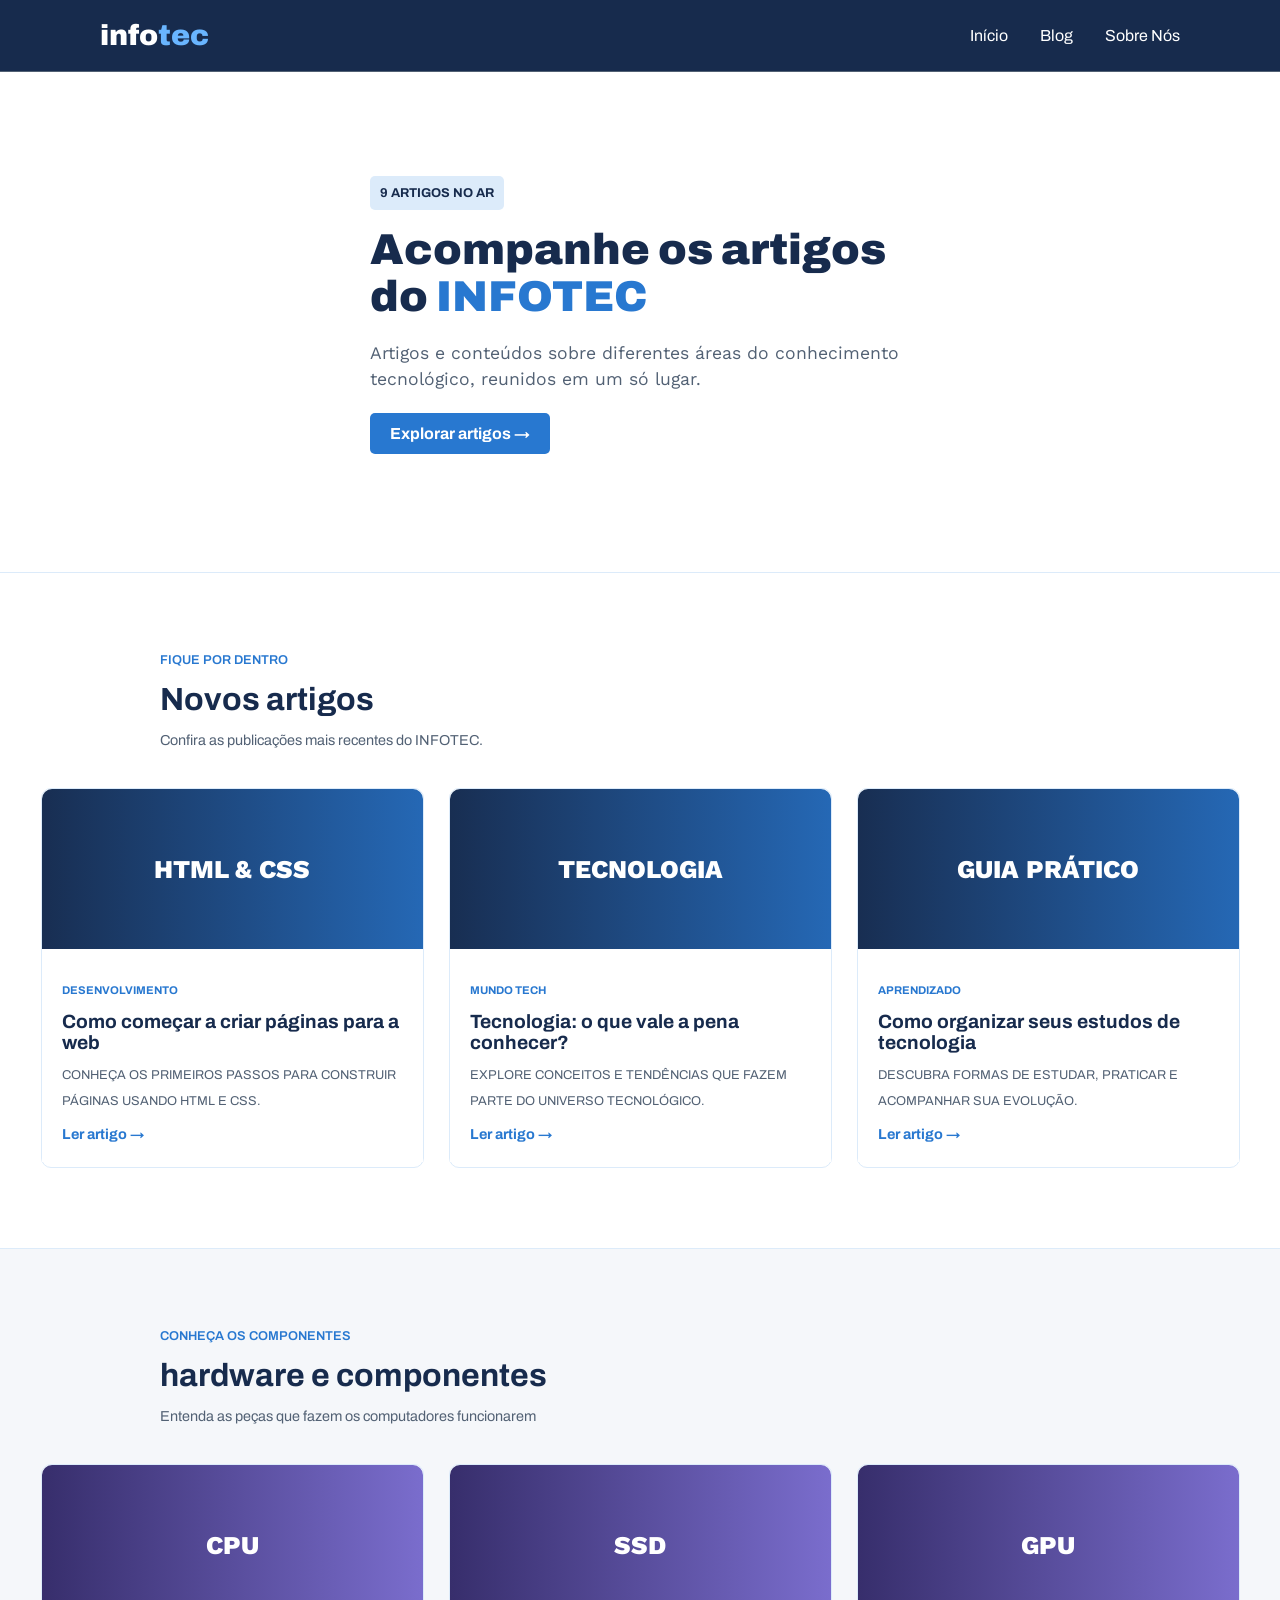
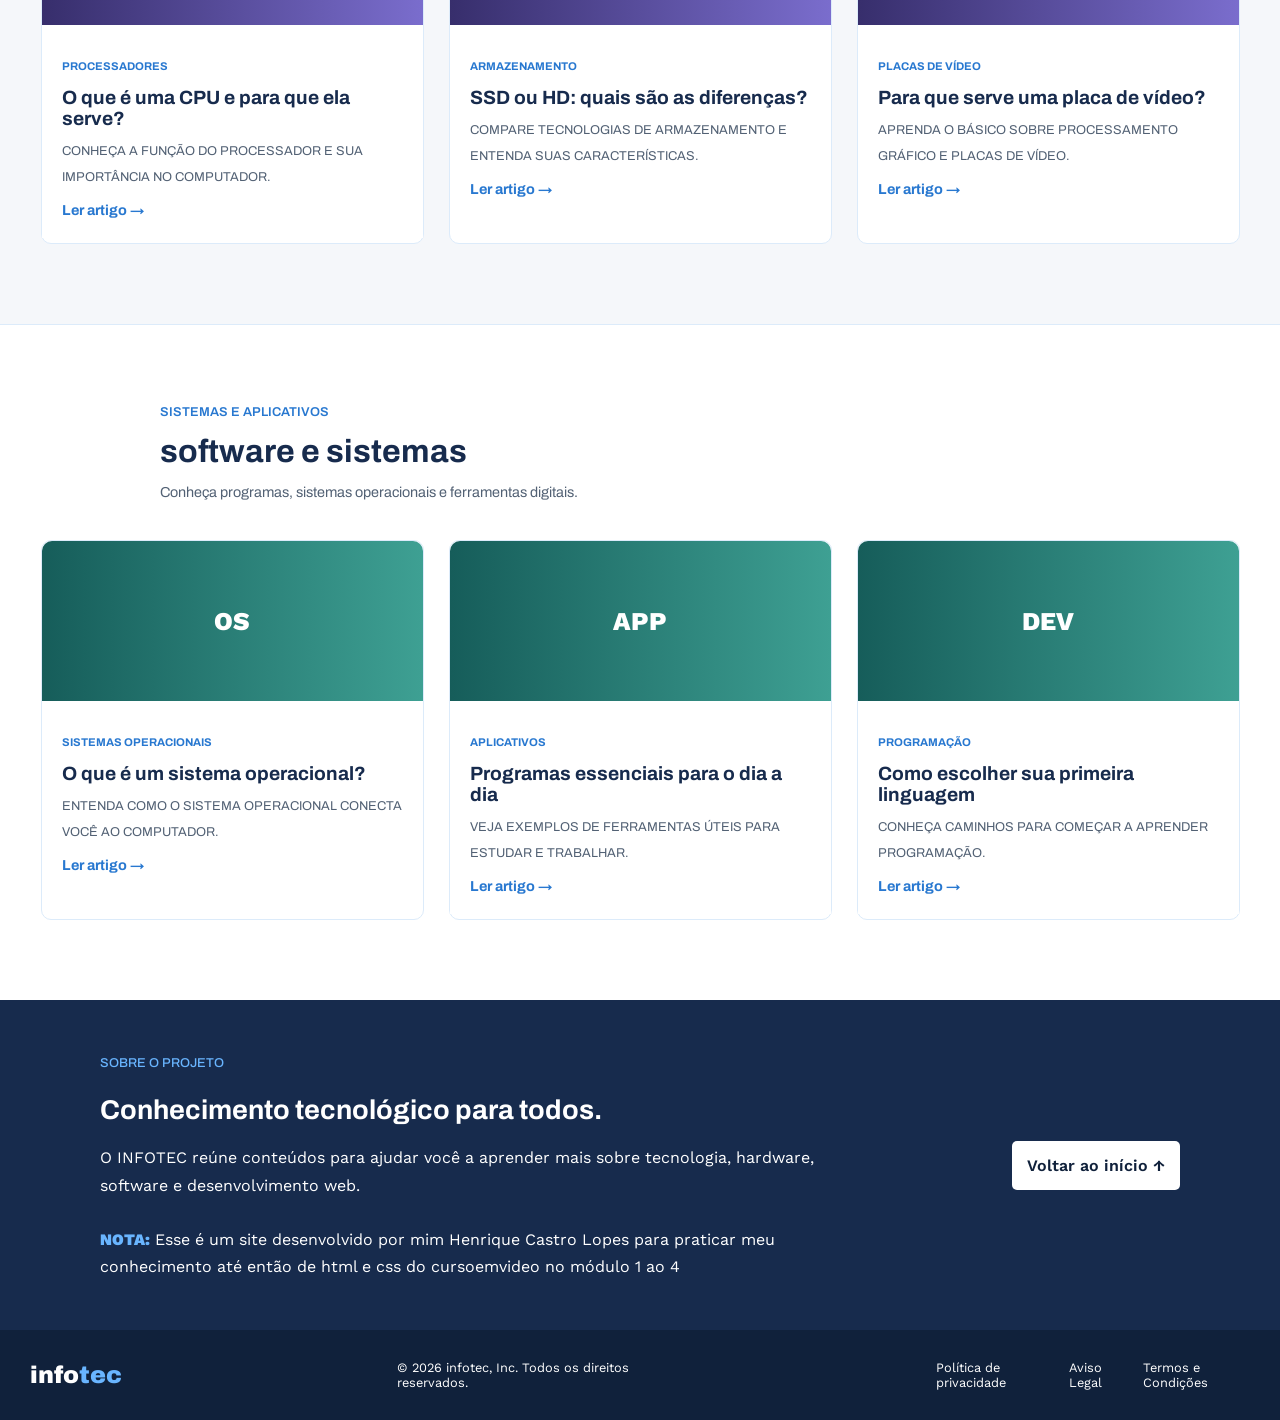
<file: index.html>
<!DOCTYPE html>
<html lang="en">
<head>
    <meta charset="UTF-8">
    <meta name="viewport" content="width=device-width, initial-scale=1.0">
    <title> INFOTEC </title>
    <link rel="stylesheet" href="estilo/style.css">
</head>
<body>
    
<header id="topo">
    <h1 class="infotec">info<span>tec</span></h1>
    
    <nav id="navegacao">
        <a href="#inicio">início</a>
        <a href="#blog">blog</a>
        <a href="#sobre">sobre nós</a>
    </nav>
</header>

 <main id="inicio">
    
        <section class="normal">

            <div class="apresentacao">

                <a href="">9 artigos no ar</a>
                <h2>Acompanhe os artigos do <span>INFOTEC</span></h2>
                
                <p>Artigos e conteúdos sobre diferentes áreas do conhecimento tecnológico, reunidos em um só lugar.</p>
                <a href="" id="explorar">Explorar artigos &rightarrow;</a>

            </div>

            <section class="container-artigo" id="blog">

                <p>fique por dentro</p>
            
                <h3>Novos artigos</h3>

                <p id="confira">Confira as publicações mais recentes do INFOTEC.</p>
        
                <div class="conteudo-triplo">

                    <article>

                        <div class="fundo_artigo">
                            <h4>html & css</h4>
                        </div>
                        
                        <div class="desc-artigo">
                            <p class="titulo">DESENVOLVIMENTO</p>
                            <a href="paginas blogs/web/web.html" target="_blank" id="link">Como começar a criar páginas para a web</a>
                            <p>Conheça os primeiros passos para construir páginas usando HTML e CSS.</p>
                            <a href="paginas blogs/web/web.html" target="_blank">Ler artigo &rightarrow;</a>
                        </div>

                    </article>

                    <article>

                        <div class="fundo_artigo">
                            <h4>tecnologia</h4>
                        </div>
                        
                        <div class="desc-artigo">
                            <p class="titulo">MUNDO TECH</p>
                            <a href="paginas blogs/tec/tec.html" target="_blank" id="link">Tecnologia: o que vale a pena conhecer?</a>
                            <p>Explore conceitos e tendências que fazem parte do universo tecnológico.</p>
                            <a href="paginas blogs/tec/tec.html" target="_blank">Ler artigo &rightarrow;</a>
                        </div>

                    </article>

                    <article>

                        <div class="fundo_artigo">
                            <h4>guia prático</h4>
                        </div>
                        
                        <div class="desc-artigo">
                            <p class="titulo">APRENDIZADO</p>
                            <a href="paginas blogs/guia/guia.html" target="_blank" id="link">Como organizar seus estudos de tecnologia</a>
                            <p>Descubra formas de estudar, praticar e acompanhar sua evolução.</p>
                            <a href="paginas blogs/guia/guia.html" target="_blank">Ler artigo &rightarrow;</a>
                        </div>

                    </article>

                </div>

            </section>

        </section>
     
        <section class="normal">

            <section class="container-artigo" id="azulsuave">

                <p>CONHEÇA OS COMPONENTES</p>

                <h3>hardware e componentes</h3>

                <p id="confira">Entenda as peças que fazem os computadores funcionarem</p>

                <div class="conteudo-triplo">

                    <article>

                        <div class="fundo_artigo" id="fundo2">
                            <h4>cpu</h4>
                        </div>
                        
                        <div class="desc-artigo">
                            <p class="titulo">PROCESSADORES</p>
                            <a href="paginas blogs/cpu/cpu.html" target="_blank" id="link">O que é uma CPU e para que ela serve?</a>
                            <p>Conheça a função do processador e sua importância no computador.</p>
                            <a href="paginas blogs/cpu/cpu.html" target="_blank">Ler artigo &rightarrow;</a>
                        </div>

                    </article>

                    <article>

                        <div class="fundo_artigo" id="fundo2">
                            <h4>ssd</h4>
                        </div>
                        
                        <div class="desc-artigo">
                            <p class="titulo">ARMAZENAMENTO</p>
                            <a href="paginas blogs/ssd/ssd.html" target="_blank" id="link">SSD ou HD: quais são as diferenças?</a>
                            <p>Compare tecnologias de armazenamento e entenda suas características.</p>
                            <a href="paginas blogs/ssd/" target="_blank">Ler artigo &rightarrow;</a>
                        </div>

                    </article>

                    <article>

                        <div class="fundo_artigo"id="fundo2">
                            <h4>gpu</h4>
                        </div>
                        
                        <div class="desc-artigo">
                            <p class="titulo">PLACAS DE VÍDEO</p>
                            <a href="paginas blogs/gpu/gpu.html" target="_blank" id="link">Para que serve uma placa de vídeo?</a>
                            <p>Aprenda o básico sobre processamento gráfico e placas de vídeo.</p>
                            <a href="paginas blogs/gpu/gpu.html" target="_blank">Ler artigo &rightarrow;</a>
                        </div>

                    </article>

                </div>

            </section>

        </section>
     
        <section class="normal">

        <section class="container-artigo">

            <p>SISTEMAS E APLICATIVOS</p>

            <h3>software e sistemas</h3>

            <p id="confira">Conheça programas, sistemas operacionais e ferramentas digitais.</p>
         
            <div class="conteudo-triplo">
                <article>

                    <div class="fundo_artigo"id="fundo3">
                        <h4>os</h4>
                    </div>
                    
                    <div class="desc-artigo">
                        <p class="titulo">SISTEMAS OPERACIONAIS</p>
                        <a href="paginas blogs/os/os.html" target="_blank" id="link">O que é um sistema operacional?</a>
                        <p>Entenda como o sistema operacional conecta você ao computador.</p>
                        <a href="paginas blogs/os/os.html" target="_blank">Ler artigo &rightarrow;</a>
                    </div>

                </article>

                <article>

                    <div class="fundo_artigo"id="fundo3">
                        <h4>app</h4>
                    </div>
                    
                    <div class="desc-artigo">
                        <p class="titulo">APLICATIVOS</p>
                        <a href="paginas blogs/app/app.html" target="_blank" id="link">Programas essenciais para o dia a dia</a>
                        <p>Veja exemplos de ferramentas úteis para estudar e trabalhar.</p>
                        <a href="paginas blogs/app/app.html" target="_blank">Ler artigo &rightarrow;</a>
                    </div>

                </article>

                <article>

                    <div class="fundo_artigo"id="fundo3">
                        <h4>dev</h4>
                    </div>
                    
                    <div class="desc-artigo">
                        <p class="titulo">PROGRAMAÇÃO</p>
                        <a href="paginas blogs/dev/dev.html" target="_blank" id="link">Como escolher sua primeira linguagem</a>
                        <p>Conheça caminhos para começar a aprender programação.</p>
                        <a href="paginas blogs/dev/dev.html" target="_blank">Ler artigo &rightarrow;</a>
                    </div>

                </article>
            </div>
         </section>

     </section>

     <aside id="sobre">

        <div>

            <p id="sobre">sobre o projeto</p>
            <h4>Conhecimento tecnológico para todos.</h4>
            <p>O INFOTEC reúne conteúdos para ajudar você a aprender mais sobre tecnologia, hardware, software e desenvolvimento web.</p>
            <br>
            <p><span>Nota:</span> Esse é um site desenvolvido por mim Henrique Castro Lopes para praticar meu conhecimento até então de html e css do cursoemvideo no módulo 1 ao 4</p>

        </div>

        <a href="#inicio">Voltar ao início &uparrow;</a>

     </aside>

 </main>

<footer>

    <h4>info<span>tec</span></h4>

    <p>© 2026 infotec, Inc. Todos os direitos reservados.</p>
    
    <nav id="termos">
        <a href="">Política de privacidade</a>
        <a href="">Aviso Legal</a>
        <a href="">Termos e Condições</a>
    </nav>
    
</footer>

</body>
</html>
</file>
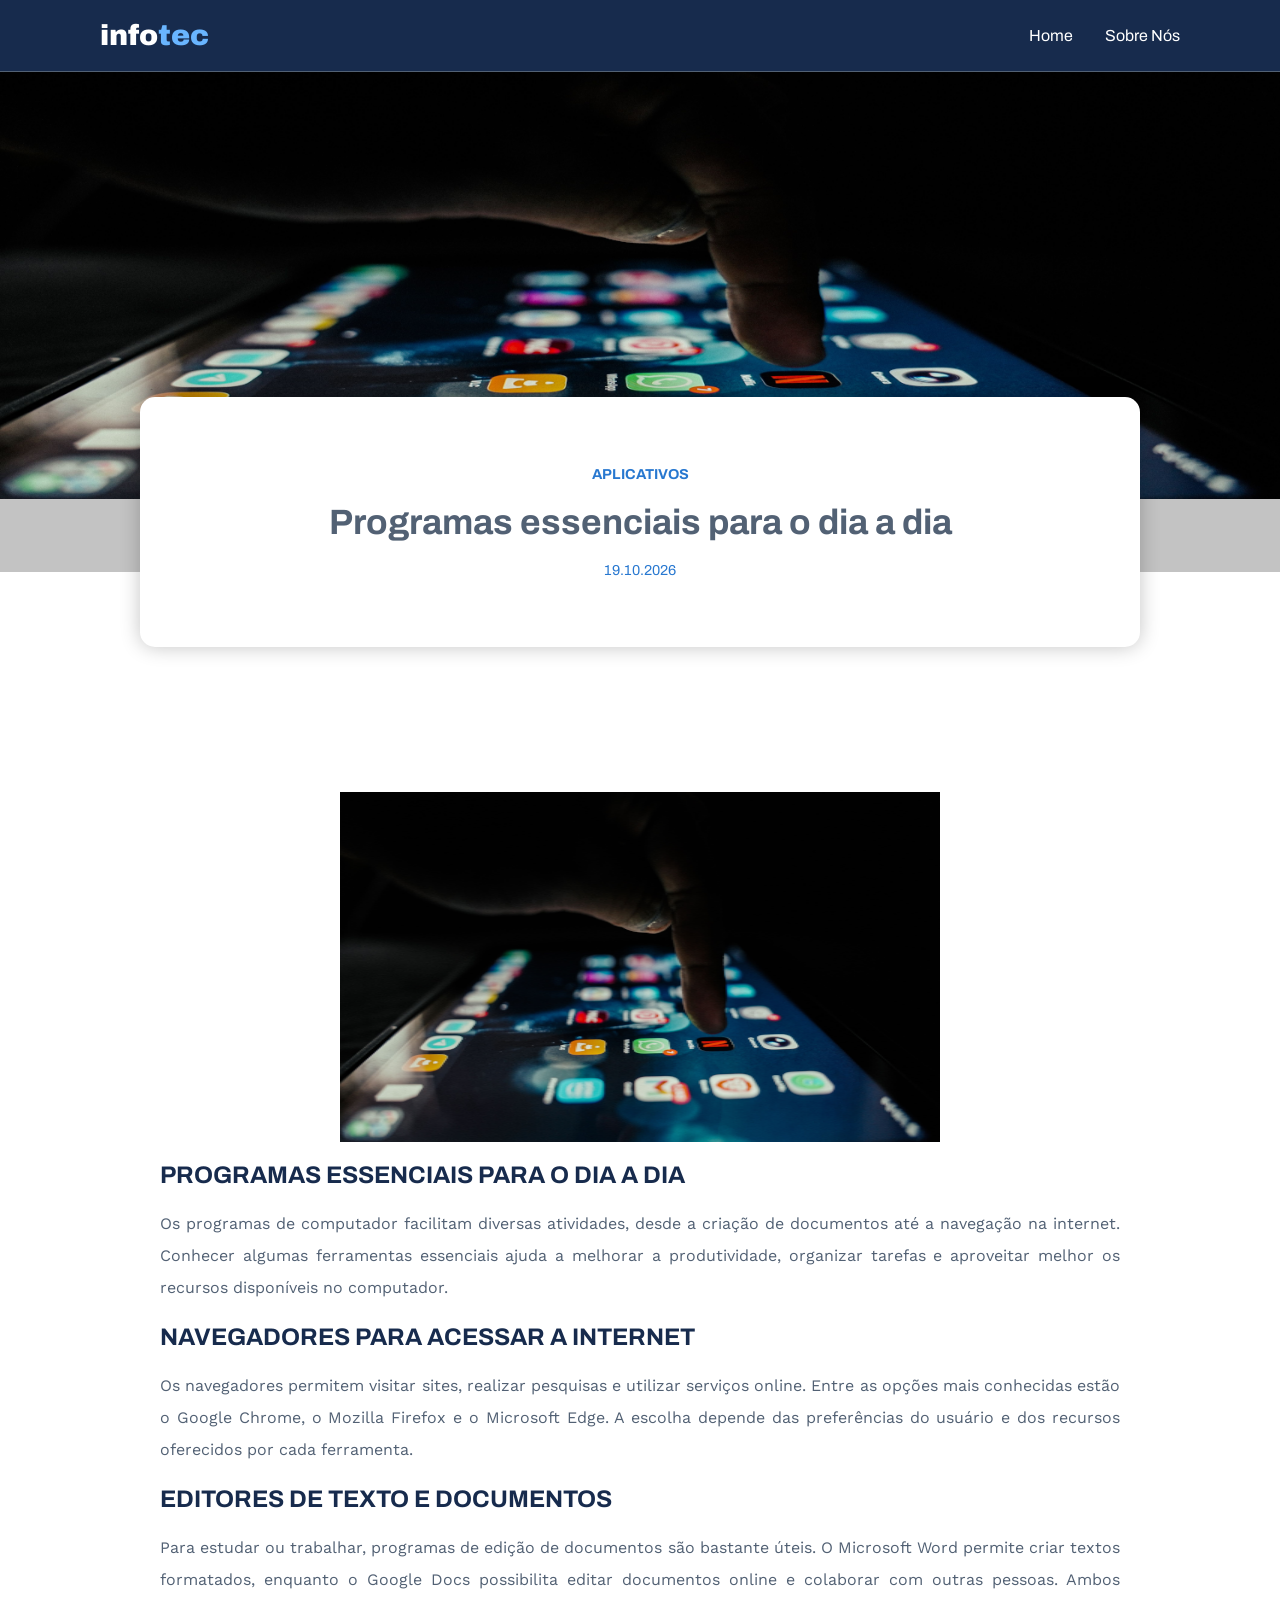
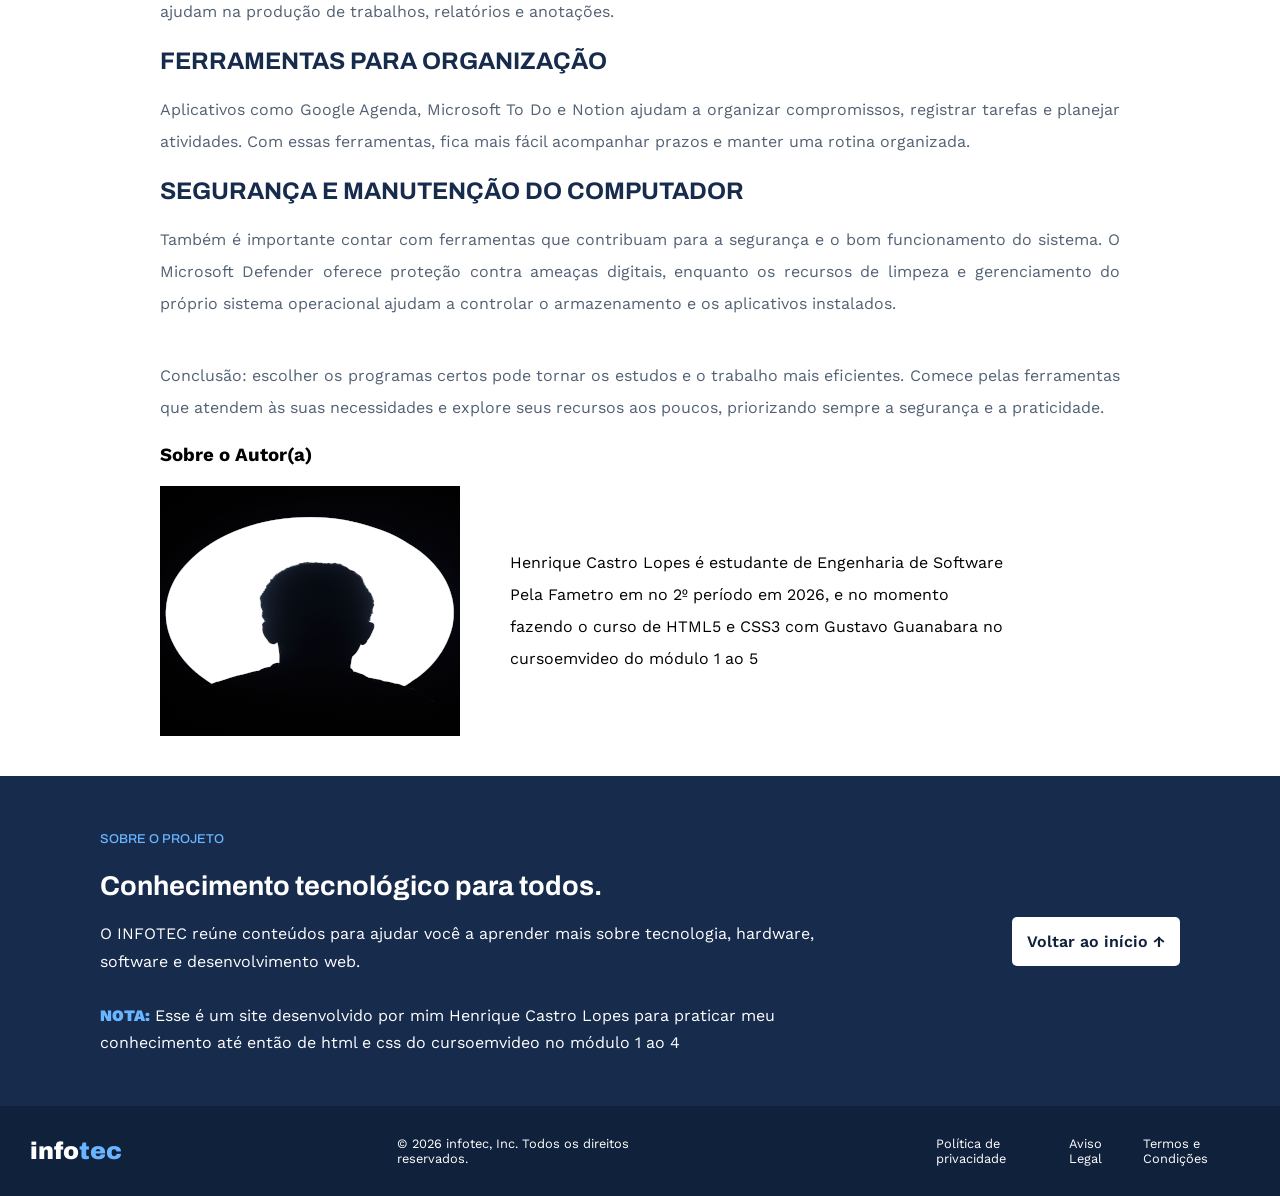
<file: paginas blogs/app/app.html>
<!DOCTYPE html>
<html lang="pt-br">
<head>
    <meta charset="UTF-8">
    <meta name="viewport" content="width=device-width, initial-scale=1.0">
    <title>Programas essenciais para o dia a dia</title>
    <link rel="stylesheet" href="../../estilo/blog.css">
    <link rel="stylesheet" href="../../estilo/style.css">
</head>
<body>

<header id="topo">
    <h1 class="infotec">info<span>tec</span></h1>

    <nav id="navegacao">
        <a href="../../index.html">Home</a>
        <a href="#sobre">sobre nós</a>
    </nav>
</header>

<main id="inicio">

    <section class="banner-blog">

            <img src="imagens/app-blog/app-banner.png" alt="banner do artigo sobre o apps">

            <article id="web">
                <div>
                    <p class="area">APLICATIVOS</p>
                    <h1>Programas essenciais para o dia a dia</h1>
                    <p class="data-blog">19.10.2026</p>
                </div>
            </article>

    </section>

    <section class="secao-artigo">
        <article>
                <img src="imagens/app-registro/app-registro.png" alt="registro simulado do artigo programas">
                <h2>Programas essenciais para o dia a dia</h2>
                <p>Os programas de computador facilitam diversas atividades, desde a criação de documentos até a navegação na internet. Conhecer algumas ferramentas essenciais ajuda a melhorar a produtividade, organizar tarefas e aproveitar melhor os recursos disponíveis no computador.</p>
                <h2>Navegadores para acessar a internet</h2>
                <p>Os navegadores permitem visitar sites, realizar pesquisas e utilizar serviços online. Entre as opções mais conhecidas estão o Google Chrome, o Mozilla Firefox e o Microsoft Edge. A escolha depende das preferências do usuário e dos recursos oferecidos por cada ferramenta.</p>
                <h2>Editores de texto e documentos</h2>
                <p>Para estudar ou trabalhar, programas de edição de documentos são bastante úteis. O Microsoft Word permite criar textos formatados, enquanto o Google Docs possibilita editar documentos online e colaborar com outras pessoas. Ambos ajudam na produção de trabalhos, relatórios e anotações.</p>
                <h2>Ferramentas para organização</h2>
                <p>Aplicativos como Google Agenda, Microsoft To Do e Notion ajudam a organizar compromissos, registrar tarefas e planejar atividades. Com essas ferramentas, fica mais fácil acompanhar prazos e manter uma rotina organizada.</p>
                <h2>Segurança e manutenção do computador</h2>
                <p>Também é importante contar com ferramentas que contribuam para a segurança e o bom funcionamento do sistema. O Microsoft Defender oferece proteção contra ameaças digitais, enquanto os recursos de limpeza e gerenciamento do próprio sistema operacional ajudam a controlar o armazenamento e os aplicativos instalados.</p>
                <p>Conclusão: escolher os programas certos pode tornar os estudos e o trabalho mais eficientes. Comece pelas ferramentas que atendem às suas necessidades e explore seus recursos aos poucos, priorizando sempre a segurança e a praticidade.</p>
            </article>
            <section class="web-autor">
                            <h3>Sobre o Autor(a)</h3>
                            <article>
                                <div class="img-autor">
        
                                </div>
                                <div class="web-desc">
                                    <p>Henrique Castro Lopes é estudante de Engenharia de Software Pela Fametro em no 2º período em 2026, e no momento fazendo o curso de HTML5 e CSS3 com Gustavo Guanabara no cursoemvideo do módulo 1 ao 5 </p>
                                </div>
                            </article>
                        </section>
                    </section>
    </section>
        
                <aside id="sobre">
                    <div>
                        <p id="sobre">sobre o projeto</p>
                        <h4>Conhecimento tecnológico para todos.</h4>
                        <p>O INFOTEC reúne conteúdos para ajudar você a aprender mais sobre tecnologia, hardware, software e desenvolvimento web.</p>
                        <br>
                        <p><span>Nota:</span> Esse é um site desenvolvido por mim Henrique Castro Lopes para praticar meu conhecimento até então de html e css do cursoemvideo no módulo 1 ao 4</p>
                    </div>
                    <a href="#inicio">Voltar ao início &uparrow;</a>
                 </aside>
            </section>
    </section>
</main>

<footer>

    <h4>info<span>tec</span></h4>

    <p>© 2026 infotec, Inc. Todos os direitos reservados.</p>
    
    <nav id="termos">
        <a href="">Política de privacidade</a>
        <a href="">Aviso Legal</a>
        <a href="">Termos e Condições</a>
    </nav>
    
</footer>
</body>
</html>
</file>
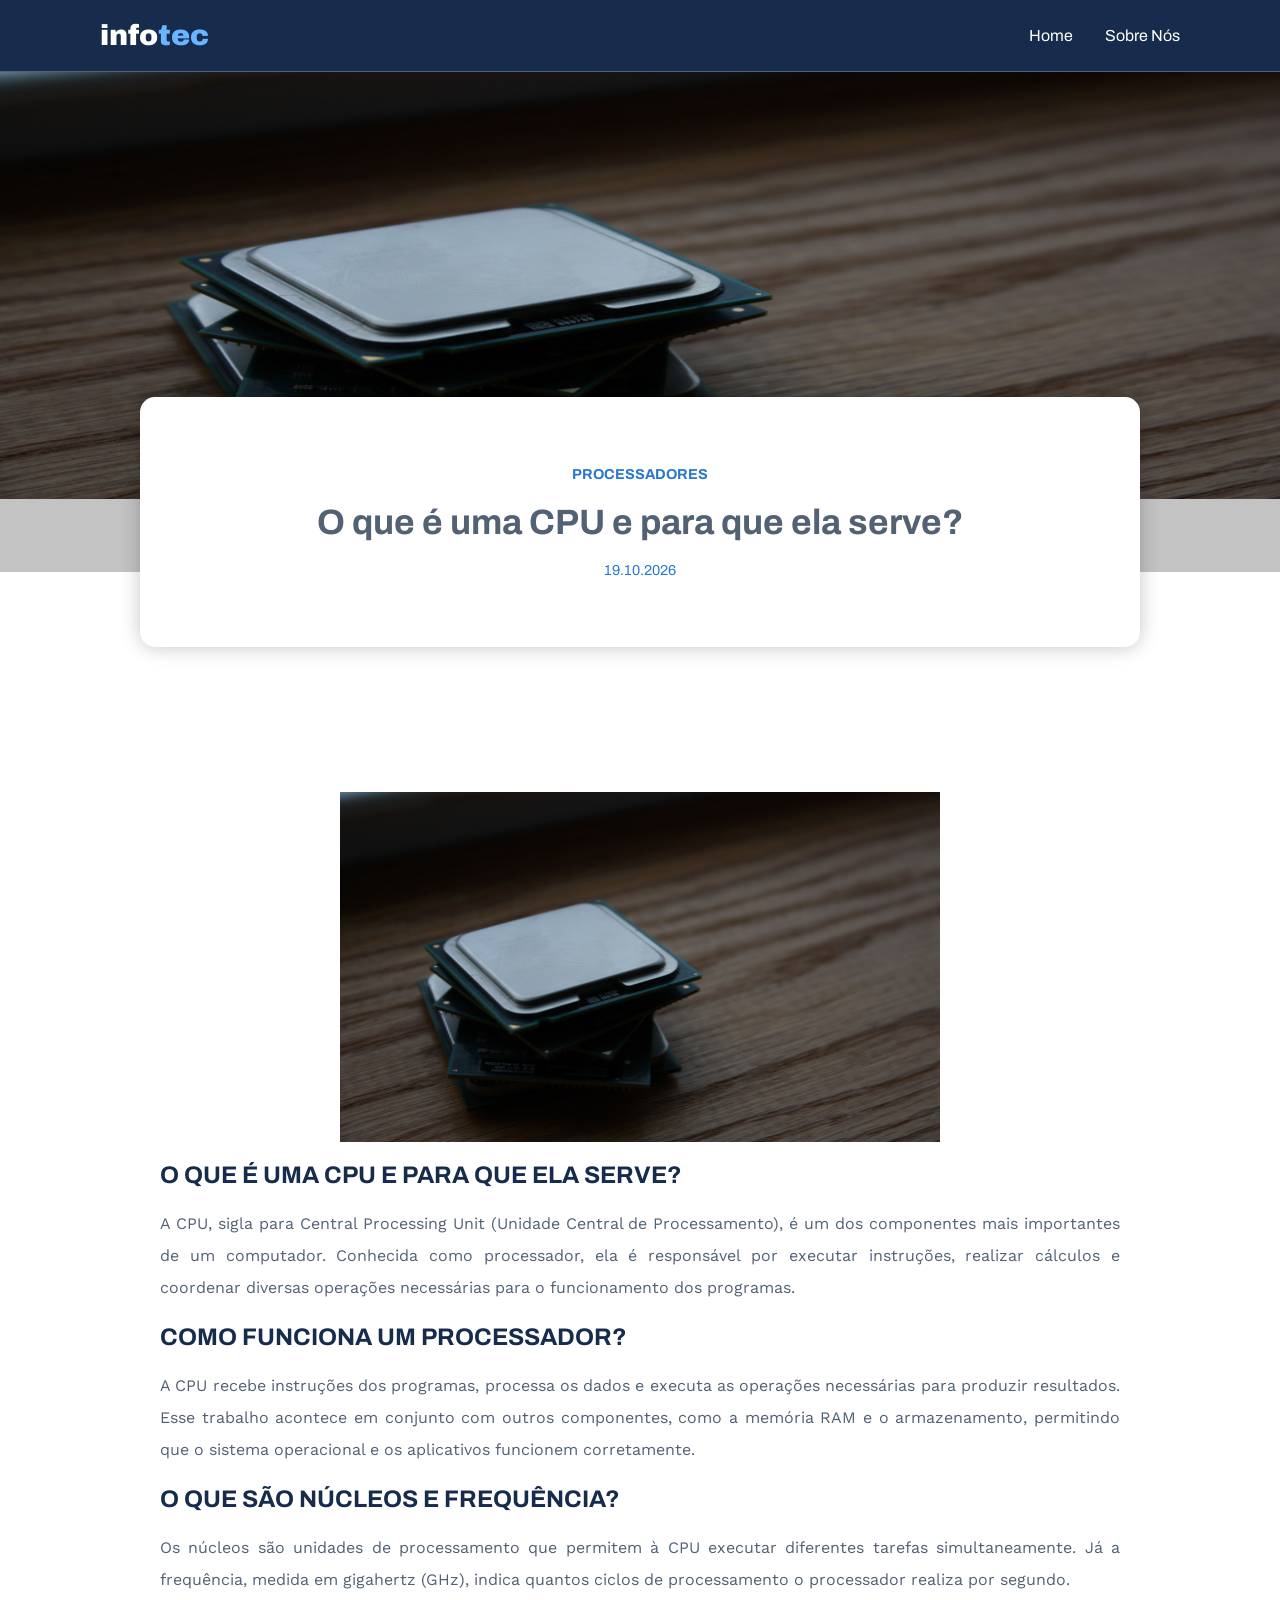
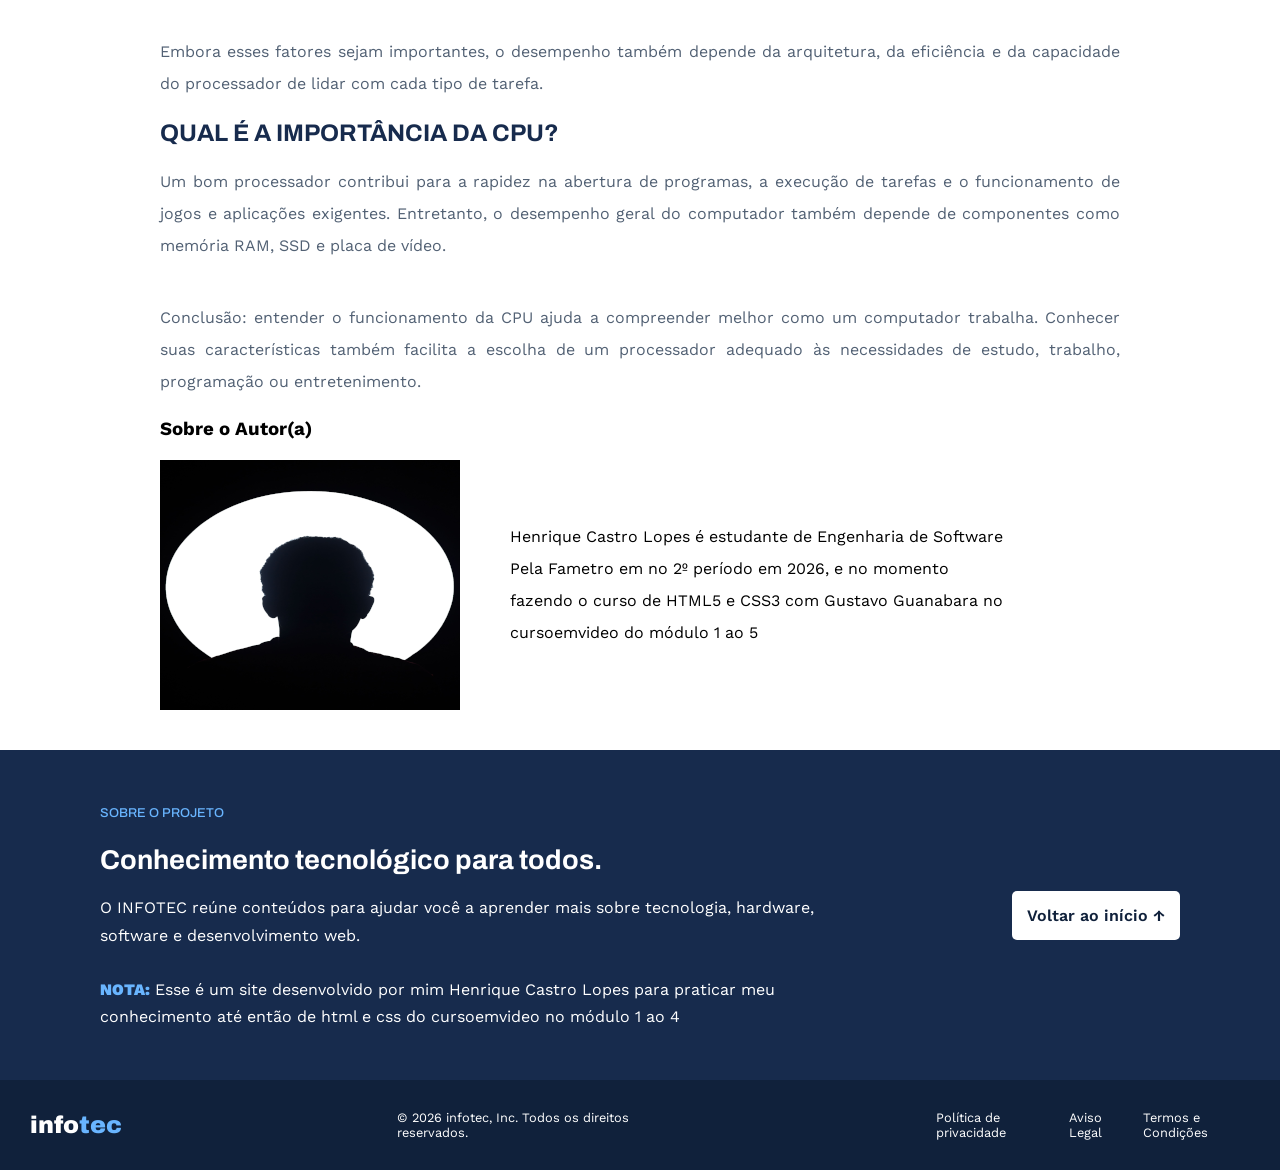
<file: paginas blogs/cpu/cpu.html>
<!DOCTYPE html>
<html lang="pt-br">
<head>
    <meta charset="UTF-8">
    <meta name="viewport" content="width=device-width, initial-scale=1.0">
    <title>O que é uma CPU e para que ela sirva?</title>
    <link rel="stylesheet" href="../../estilo/blog.css">
    <link rel="stylesheet" href="../../estilo/style.css">
</head>
<body>

<header id="topo">
    <h1 class="infotec">info<span>tec</span></h1>

    <nav id="navegacao">
        <a href="../../index.html">Home</a>
        <a href="#sobre">sobre nós</a>
    </nav>
</header>

<main id="inicio">

    <section class="banner-blog">

            <img src="imagens/cpu-blog/cpu-banner.png" alt="banner do artigo sobre cpu processadores">

            <article id="web">
                <div>
                    <p class="area">PROCESSADORES</p>
                    <h1>O que é uma CPU e para que ela serve?</h1>
                    <p class="data-blog">19.10.2026</p>
                </div>
            </article>

    </section>

    <section class="secao-artigo">

        <article>

            <img src="imagens/cpu-registro/cpu-registro.png" alt="registro simulado do artigo cpu processadores">

            <h2>O que é uma CPU e para que ela serve?</h2>

            <p>A CPU, sigla para Central Processing Unit (Unidade Central de Processamento), é um dos componentes mais importantes de um computador. Conhecida como processador, ela é responsável por executar instruções, realizar cálculos e coordenar diversas operações necessárias para o funcionamento dos programas.</p>

            <h2>Como funciona um processador?</h2>

            <p>A CPU recebe instruções dos programas, processa os dados e executa as operações necessárias para produzir resultados. Esse trabalho acontece em conjunto com outros componentes, como a memória RAM e o armazenamento, permitindo que o sistema operacional e os aplicativos funcionem corretamente.</p>

            <h2>O que são núcleos e frequência?</h2>

            <p>Os núcleos são unidades de processamento que permitem à CPU executar diferentes tarefas simultaneamente. Já a frequência, medida em gigahertz (GHz), indica quantos ciclos de processamento o processador realiza por segundo.</p>

            <p>Embora esses fatores sejam importantes, o desempenho também depende da arquitetura, da eficiência e da capacidade do processador de lidar com cada tipo de tarefa.</p>

            <h2>Qual é a importância da CPU?</h2>

            <p>Um bom processador contribui para a rapidez na abertura de programas, a execução de tarefas e o funcionamento de jogos e aplicações exigentes. Entretanto, o desempenho geral do computador também depende de componentes como memória RAM, SSD e placa de vídeo.</p>

            <p>Conclusão: entender o funcionamento da CPU ajuda a compreender melhor como um computador trabalha. Conhecer suas características também facilita a escolha de um processador adequado às necessidades de estudo, trabalho, programação ou entretenimento.</p>

        </article>
        <section class="web-autor">
                        <h3>Sobre o Autor(a)</h3>
                        <article>
                            <div class="img-autor">
        
                            </div>
                            <div class="web-desc">
                                <p>Henrique Castro Lopes é estudante de Engenharia de Software Pela Fametro em no 2º período em 2026, e no momento fazendo o curso de HTML5 e CSS3 com Gustavo Guanabara no cursoemvideo do módulo 1 ao 5 </p>
                            </div>
                        </article>
                    </section>
        </section>
        
                <aside id="sobre">
                    <div>
                        <p id="sobre">sobre o projeto</p>
                        <h4>Conhecimento tecnológico para todos.</h4>
                        <p>O INFOTEC reúne conteúdos para ajudar você a aprender mais sobre tecnologia, hardware, software e desenvolvimento web.</p>
                        <br>
                        <p><span>Nota:</span> Esse é um site desenvolvido por mim Henrique Castro Lopes para praticar meu conhecimento até então de html e css do cursoemvideo no módulo 1 ao 4</p>
                    </div>
                    <a href="#inicio">Voltar ao início &uparrow;</a>
                 </aside>
            </section>
    </section>
</main>

<footer>

    <h4>info<span>tec</span></h4>

    <p>© 2026 infotec, Inc. Todos os direitos reservados.</p>
    
    <nav id="termos">
        <a href="">Política de privacidade</a>
        <a href="">Aviso Legal</a>
        <a href="">Termos e Condições</a>
    </nav>
    
</footer>
</body>
</html>
</file>
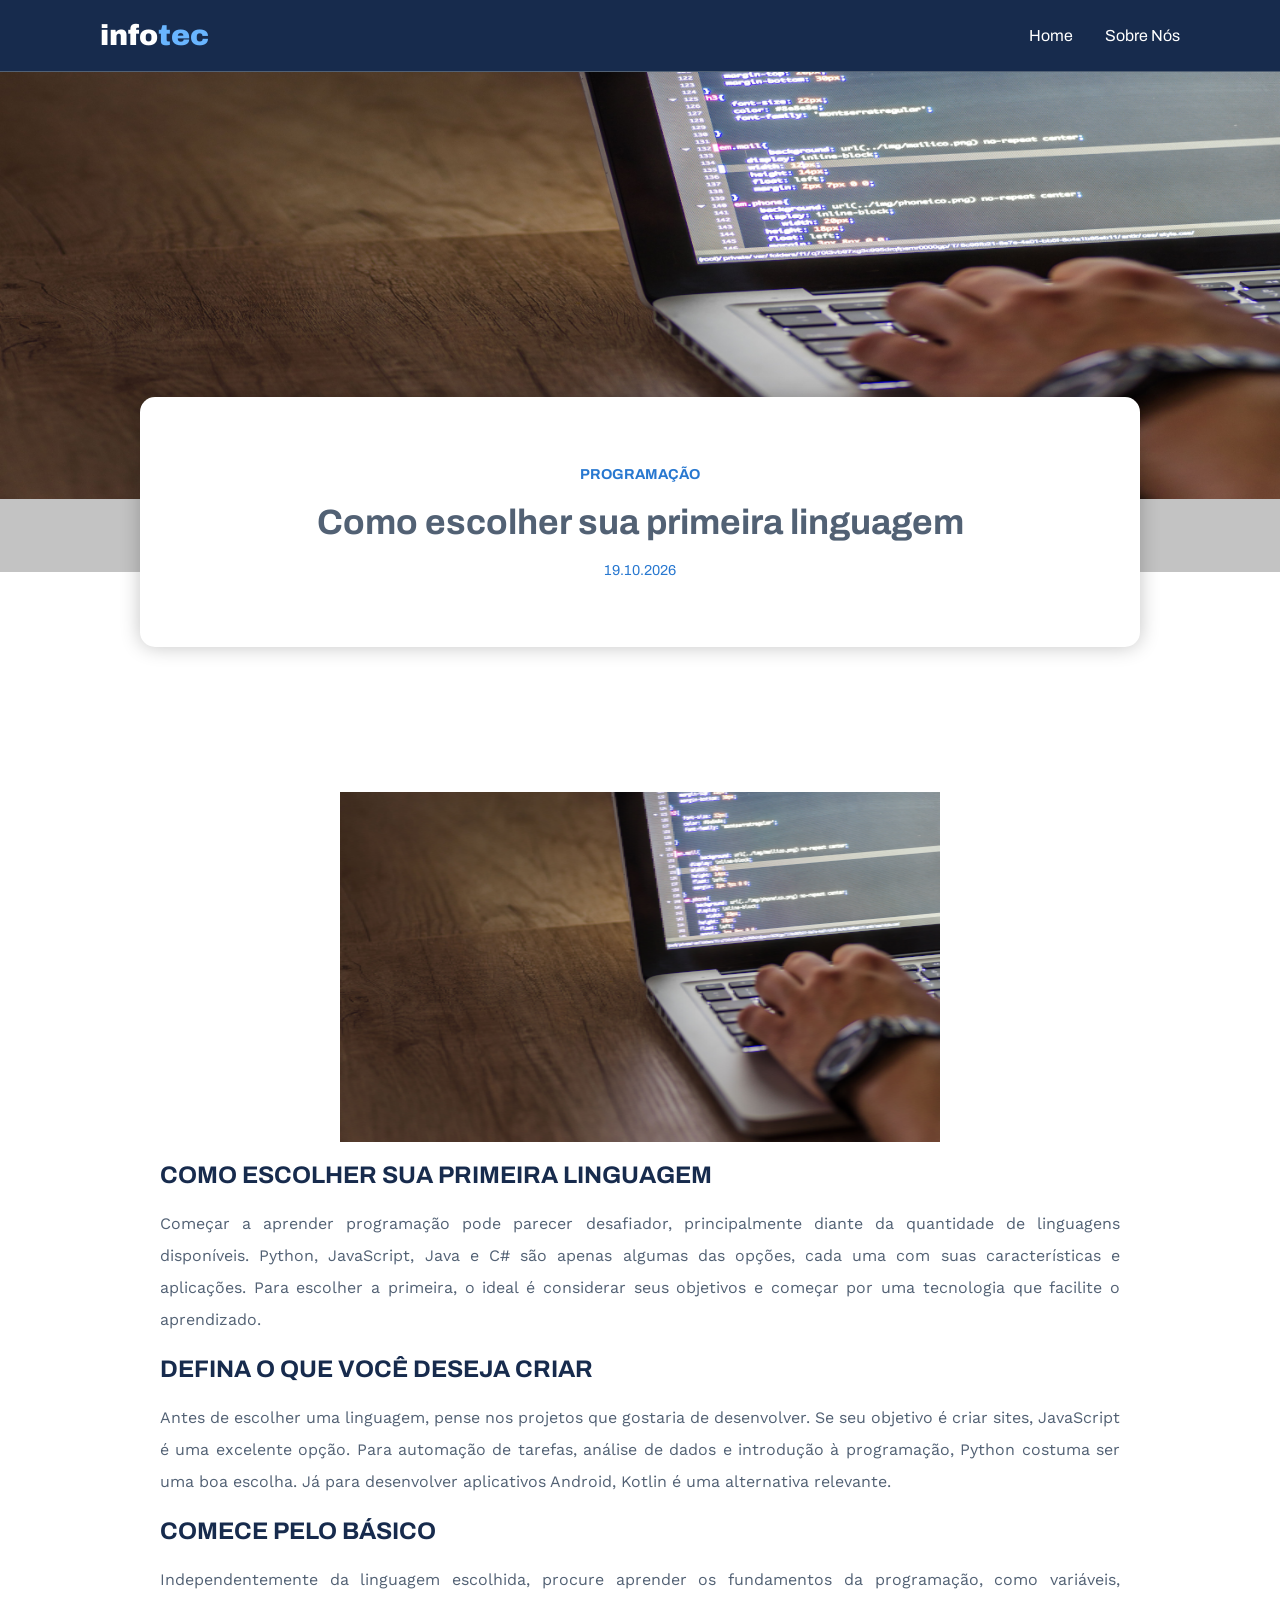
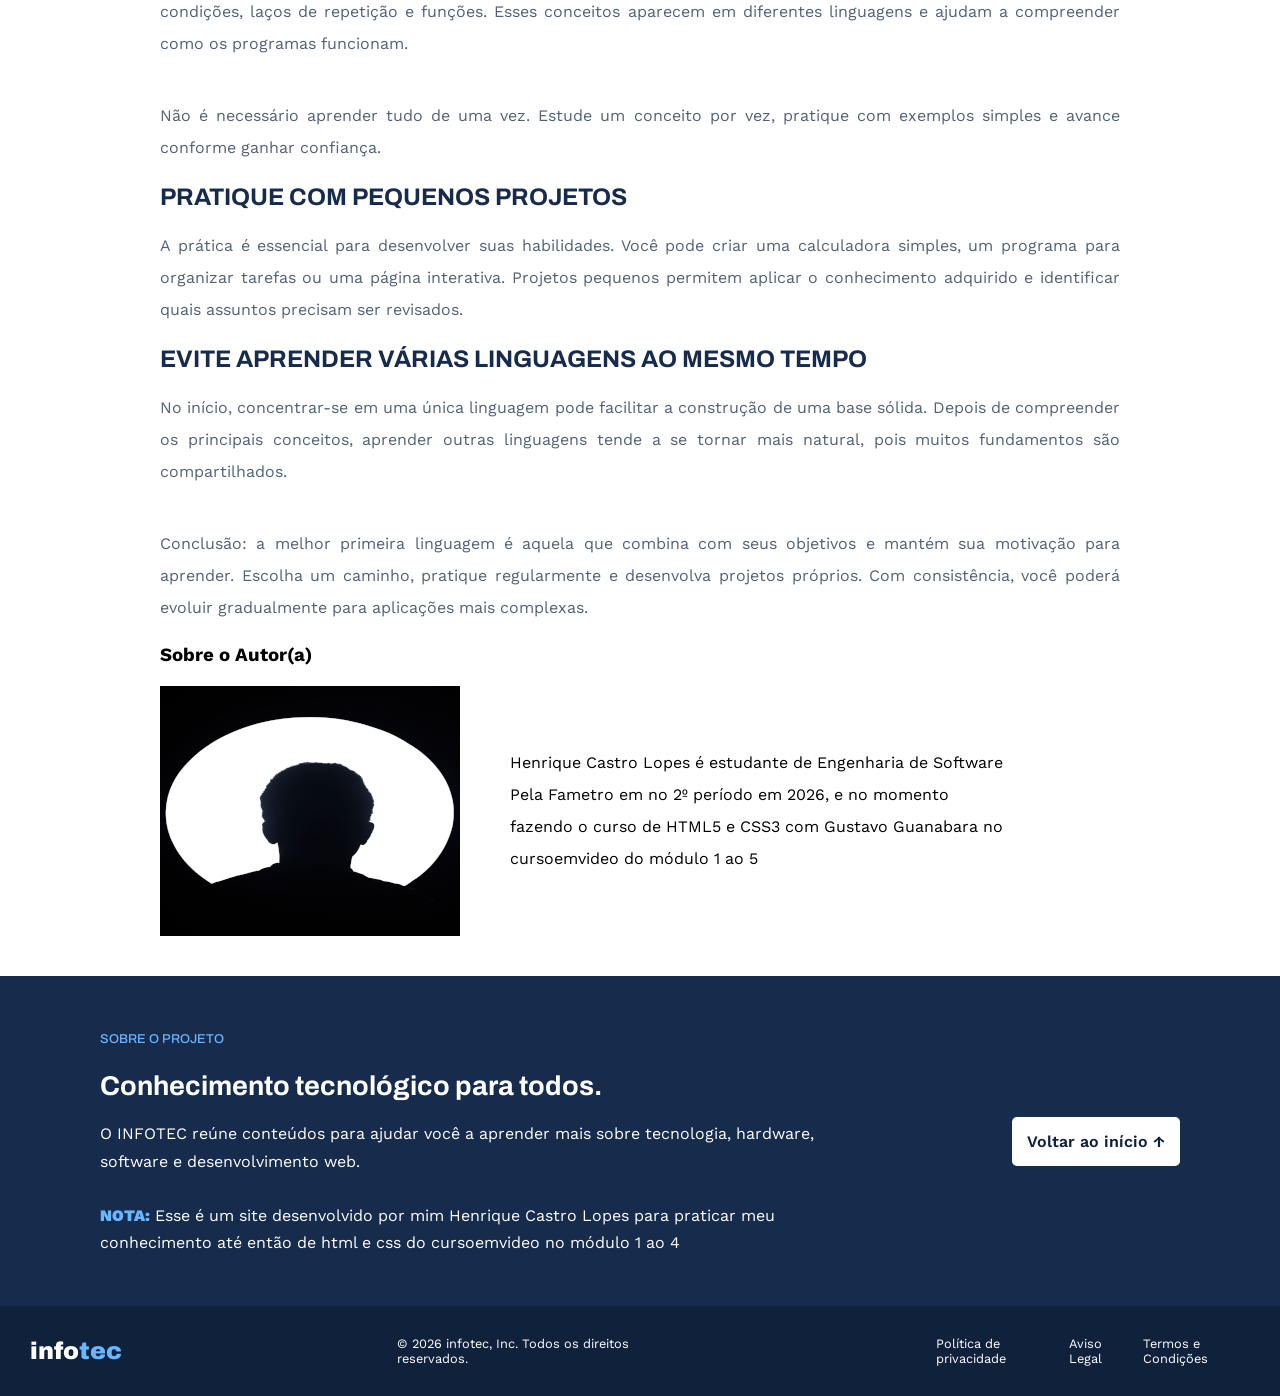
<file: paginas blogs/dev/dev.html>
<!DOCTYPE html>
<html lang="pt-br">
<head>
    <meta charset="UTF-8">
    <meta name="viewport" content="width=device-width, initial-scale=1.0">
    <title>Programas essenciais para o dia a dia</title>
    <link rel="stylesheet" href="../../estilo/blog.css">
    <link rel="stylesheet" href="../../estilo/style.css">
</head>
<body>

<header id="topo">
    <h1 class="infotec">info<span>tec</span></h1>

    <nav id="navegacao">
        <a href="../../index.html">Home</a>
        <a href="#sobre">sobre nós</a>
    </nav>
</header>

<main id="inicio">

    <section class="banner-blog">

            <img src="imagens/dev-blog/dev-banner.png" alt="banner do artigo sobre o dev">

            <article id="web">
                <div>
                    <p class="area">PROGRAMAÇÃO</p>
                    <h1>Como escolher sua primeira linguagem</h1>
                    <p class="data-blog">19.10.2026</p>
                </div>
            </article>

    </section>

    <section class="secao-artigo">
        <article>

            <img src="imagens/dev-registro/dev-registro.png" alt="registro simulado do artigo ssd e hd armazenamento">

            <h2>Como escolher sua primeira linguagem</h2>

            <p>Começar a aprender programação pode parecer desafiador, principalmente diante da quantidade de linguagens disponíveis. Python, JavaScript, Java e C# são apenas algumas das opções, cada uma com suas características e aplicações. Para escolher a primeira, o ideal é considerar seus objetivos e começar por uma tecnologia que facilite o aprendizado.</p>

            <h2>Defina o que você deseja criar</h2>

            <p>Antes de escolher uma linguagem, pense nos projetos que gostaria de desenvolver. Se seu objetivo é criar sites, JavaScript é uma excelente opção. Para automação de tarefas, análise de dados e introdução à programação, Python costuma ser uma boa escolha. Já para desenvolver aplicativos Android, Kotlin é uma alternativa relevante.</p>

            <h2>Comece pelo básico</h2>

            <p>Independentemente da linguagem escolhida, procure aprender os fundamentos da programação, como variáveis, condições, laços de repetição e funções. Esses conceitos aparecem em diferentes linguagens e ajudam a compreender como os programas funcionam.</p>

            <p>Não é necessário aprender tudo de uma vez. Estude um conceito por vez, pratique com exemplos simples e avance conforme ganhar confiança.</p>

            <h2>Pratique com pequenos projetos</h2>

            <p>A prática é essencial para desenvolver suas habilidades. Você pode criar uma calculadora simples, um programa para organizar tarefas ou uma página interativa. Projetos pequenos permitem aplicar o conhecimento adquirido e identificar quais assuntos precisam ser revisados.</p>

            <h2>Evite aprender várias linguagens ao mesmo tempo</h2>

            <p>No início, concentrar-se em uma única linguagem pode facilitar a construção de uma base sólida. Depois de compreender os principais conceitos, aprender outras linguagens tende a se tornar mais natural, pois muitos fundamentos são compartilhados.</p>

            <p>Conclusão: a melhor primeira linguagem é aquela que combina com seus objetivos e mantém sua motivação para aprender. Escolha um caminho, pratique regularmente e desenvolva projetos próprios. Com consistência, você poderá evoluir gradualmente para aplicações mais complexas.</p>

        </article>
            <section class="web-autor">
                            <h3>Sobre o Autor(a)</h3>
                            <article>
                                <div class="img-autor">
        
                                </div>
                                <div class="web-desc">
                                    <p>Henrique Castro Lopes é estudante de Engenharia de Software Pela Fametro em no 2º período em 2026, e no momento fazendo o curso de HTML5 e CSS3 com Gustavo Guanabara no cursoemvideo do módulo 1 ao 5 </p>
                                </div>
                            </article>
                        </section>
                    </section>
    </section>
        
                <aside id="sobre">
                    <div>
                        <p id="sobre">sobre o projeto</p>
                        <h4>Conhecimento tecnológico para todos.</h4>
                        <p>O INFOTEC reúne conteúdos para ajudar você a aprender mais sobre tecnologia, hardware, software e desenvolvimento web.</p>
                        <br>
                        <p><span>Nota:</span> Esse é um site desenvolvido por mim Henrique Castro Lopes para praticar meu conhecimento até então de html e css do cursoemvideo no módulo 1 ao 4</p>
                    </div>
                    <a href="#inicio">Voltar ao início &uparrow;</a>
                 </aside>
            </section>
    </section>
</main>

<footer>

    <h4>info<span>tec</span></h4>

    <p>© 2026 infotec, Inc. Todos os direitos reservados.</p>
    
    <nav id="termos">
        <a href="">Política de privacidade</a>
        <a href="">Aviso Legal</a>
        <a href="">Termos e Condições</a>
    </nav>
    
</footer>
</body>
</html>
</file>
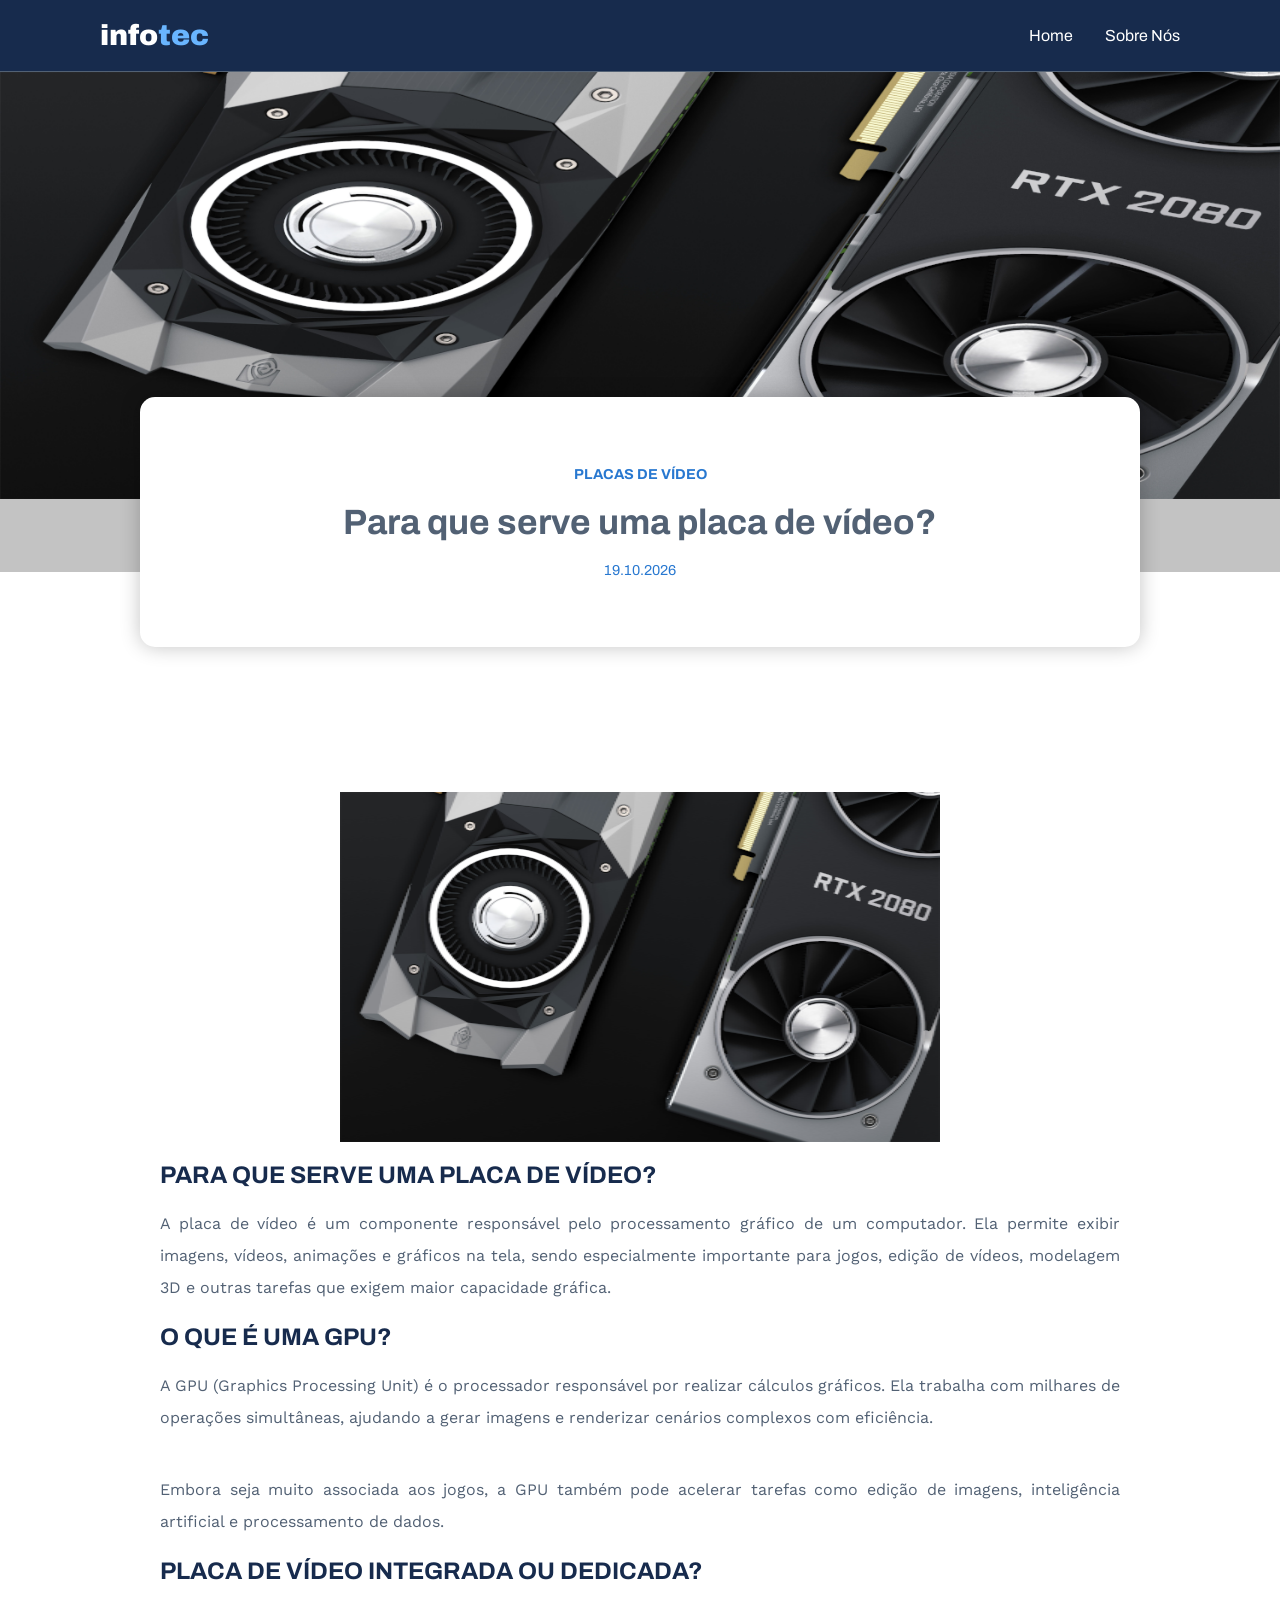
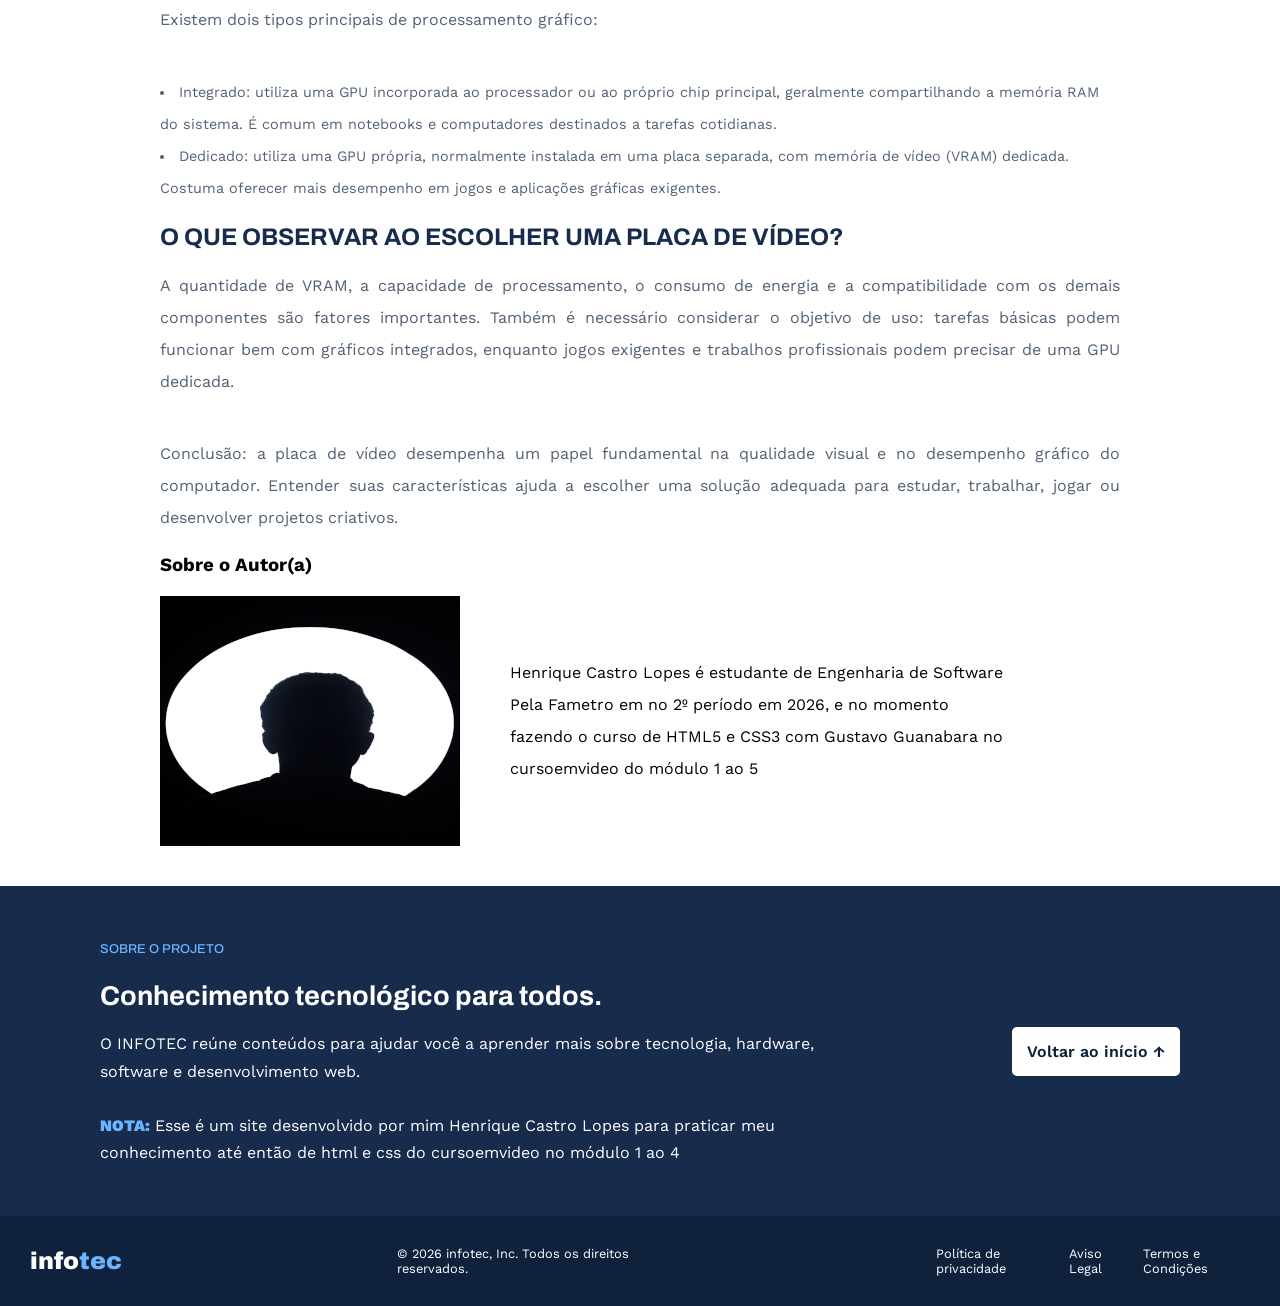
<file: paginas blogs/gpu/gpu.html>
<!DOCTYPE html>
<html lang="pt-br">
<head>
    <meta charset="UTF-8">
    <meta name="viewport" content="width=device-width, initial-scale=1.0">
    <title>Para que serve uma placa de vídeo?</title>
    <link rel="stylesheet" href="../../estilo/blog.css">
    <link rel="stylesheet" href="../../estilo/style.css">
</head>
<body>

<header id="topo">
    <h1 class="infotec">info<span>tec</span></h1>

    <nav id="navegacao">
        <a href="../../index.html">Home</a>
        <a href="#sobre">sobre nós</a>
    </nav>
</header>

<main id="inicio">

    <section class="banner-blog">

            <img src="imagens/gpu-blog/gpu-banner.png" alt="banner do artigo sobre gpu placa de video">

            <article id="web">
                <div>
                    <p class="area">PLACAS DE VÍDEO</p>
                    <h1>Para que serve uma placa de vídeo?</h1>
                    <p class="data-blog">19.10.2026</p>
                </div>
            </article>

    </section>

    <section class="secao-artigo">

        <article>

            <img src="imagens/gpu-registro/gpu-registro.png" alt="registro simulado do artigo gpu placa de video">

            <h2>Para que serve uma placa de vídeo?</h2>

            <p>A placa de vídeo é um componente responsável pelo processamento gráfico de um computador. Ela permite exibir imagens, vídeos, animações e gráficos na tela, sendo especialmente importante para jogos, edição de vídeos, modelagem 3D e outras tarefas que exigem maior capacidade gráfica.</p>

            <h2>O que é uma GPU?</h2>

            <p>A GPU (Graphics Processing Unit) é o processador responsável por realizar cálculos gráficos. Ela trabalha com milhares de operações simultâneas, ajudando a gerar imagens e renderizar cenários complexos com eficiência.</p>

            <p>Embora seja muito associada aos jogos, a GPU também pode acelerar tarefas como edição de imagens, inteligência artificial e processamento de dados.</p>

            <h2>Placa de vídeo integrada ou dedicada?</h2>

            <p>Existem dois tipos principais de processamento gráfico:</p>

            <ul>
                <li>Integrado: utiliza uma GPU incorporada ao processador ou ao próprio chip principal, geralmente compartilhando a memória RAM do sistema. É comum em notebooks e computadores destinados a tarefas cotidianas.</li>
                <li>Dedicado: utiliza uma GPU própria, normalmente instalada em uma placa separada, com memória de vídeo (VRAM) dedicada. Costuma oferecer mais desempenho em jogos e aplicações gráficas exigentes.</li>
            </ul>

            <h2>O que observar ao escolher uma placa de vídeo?</h2>

            <p>A quantidade de VRAM, a capacidade de processamento, o consumo de energia e a compatibilidade com os demais componentes são fatores importantes. Também é necessário considerar o objetivo de uso: tarefas básicas podem funcionar bem com gráficos integrados, enquanto jogos exigentes e trabalhos profissionais podem precisar de uma GPU dedicada.</p>

            <p>Conclusão: a placa de vídeo desempenha um papel fundamental na qualidade visual e no desempenho gráfico do computador. Entender suas características ajuda a escolher uma solução adequada para estudar, trabalhar, jogar ou desenvolver projetos criativos.</p>

        </article>
        <section class="web-autor">
                        <h3>Sobre o Autor(a)</h3>
                        <article>
                            <div class="img-autor">
        
                            </div>
                            <div class="web-desc">
                                <p>Henrique Castro Lopes é estudante de Engenharia de Software Pela Fametro em no 2º período em 2026, e no momento fazendo o curso de HTML5 e CSS3 com Gustavo Guanabara no cursoemvideo do módulo 1 ao 5 </p>
                            </div>
                        </article>
                    </section>
                </section>
        
                <aside id="sobre">
                    <div>
                        <p id="sobre">sobre o projeto</p>
                        <h4>Conhecimento tecnológico para todos.</h4>
                        <p>O INFOTEC reúne conteúdos para ajudar você a aprender mais sobre tecnologia, hardware, software e desenvolvimento web.</p>
                        <br>
                        <p><span>Nota:</span> Esse é um site desenvolvido por mim Henrique Castro Lopes para praticar meu conhecimento até então de html e css do cursoemvideo no módulo 1 ao 4</p>
                    </div>
                    <a href="#inicio">Voltar ao início &uparrow;</a>
                 </aside>
            </section>
    </section>
</main>

<footer>

    <h4>info<span>tec</span></h4>

    <p>© 2026 infotec, Inc. Todos os direitos reservados.</p>
    
    <nav id="termos">
        <a href="">Política de privacidade</a>
        <a href="">Aviso Legal</a>
        <a href="">Termos e Condições</a>
    </nav>
    
</footer>
</body>
</html>
</file>
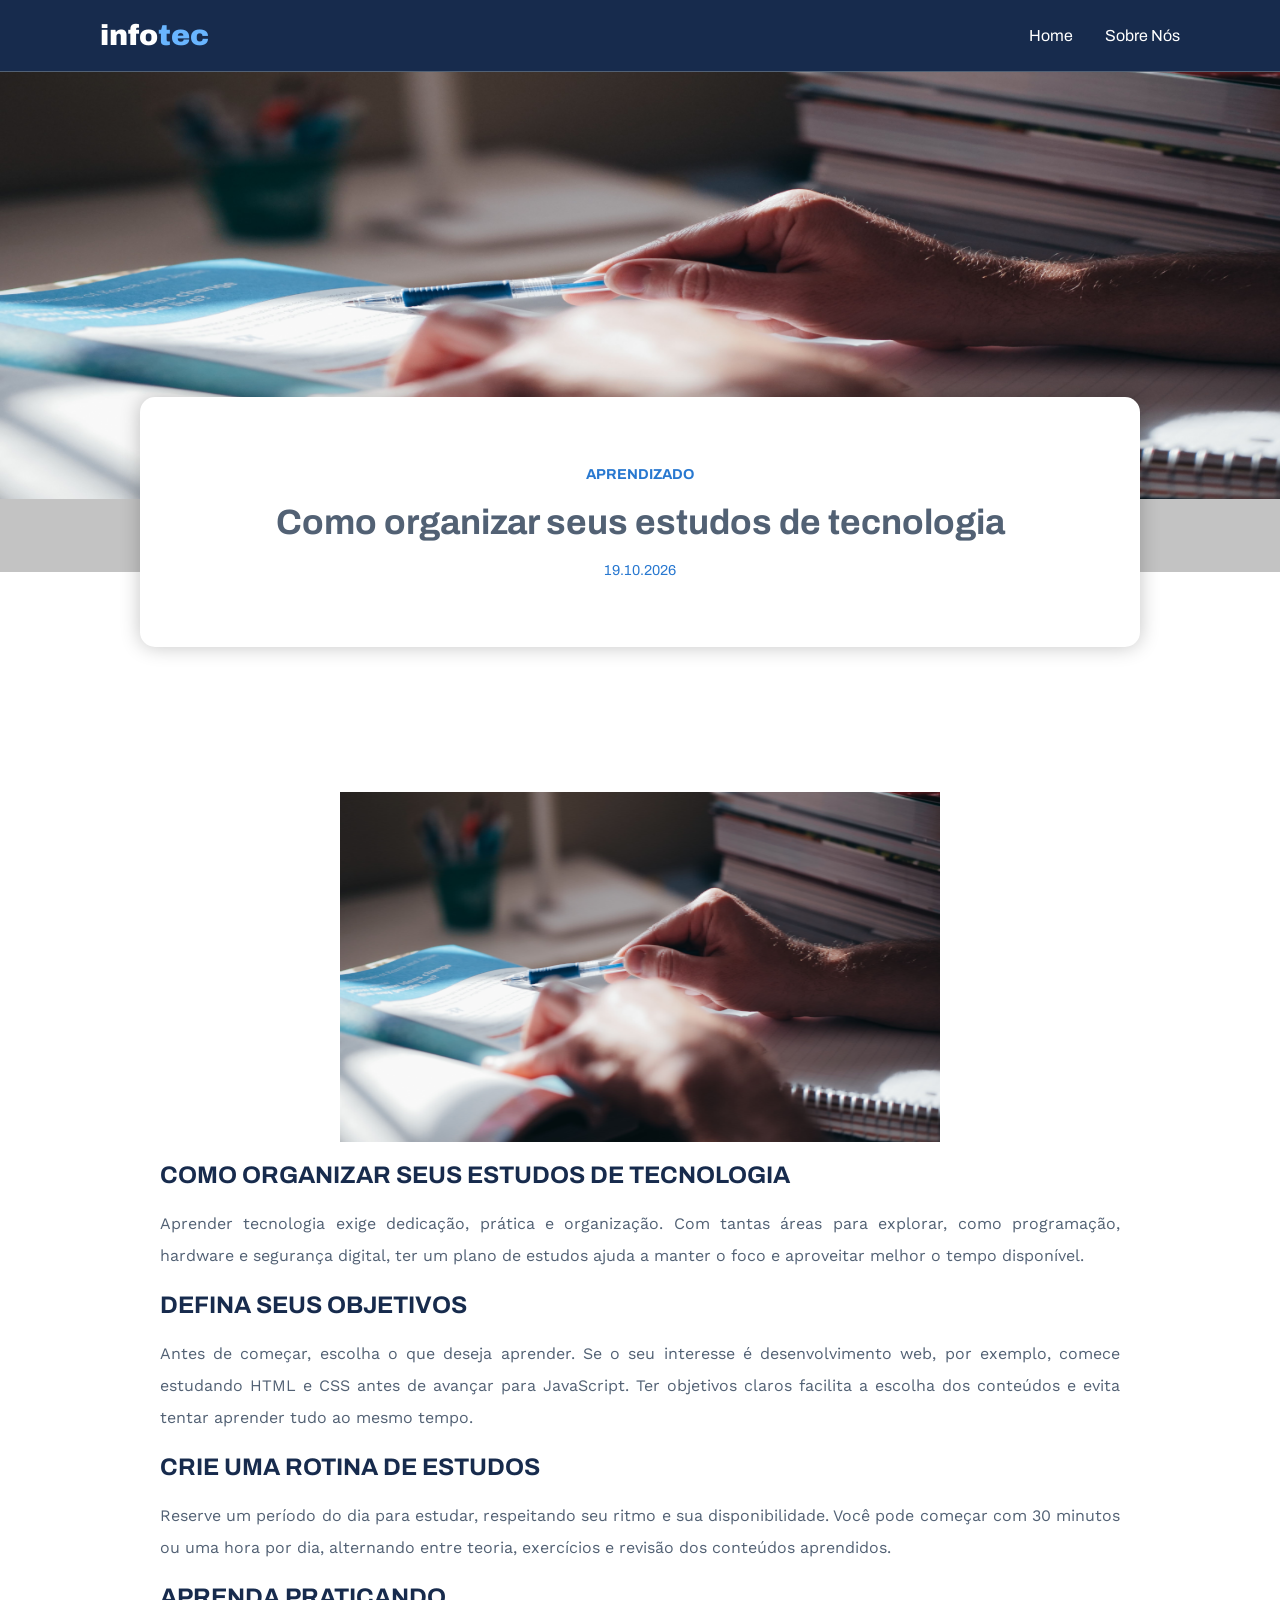
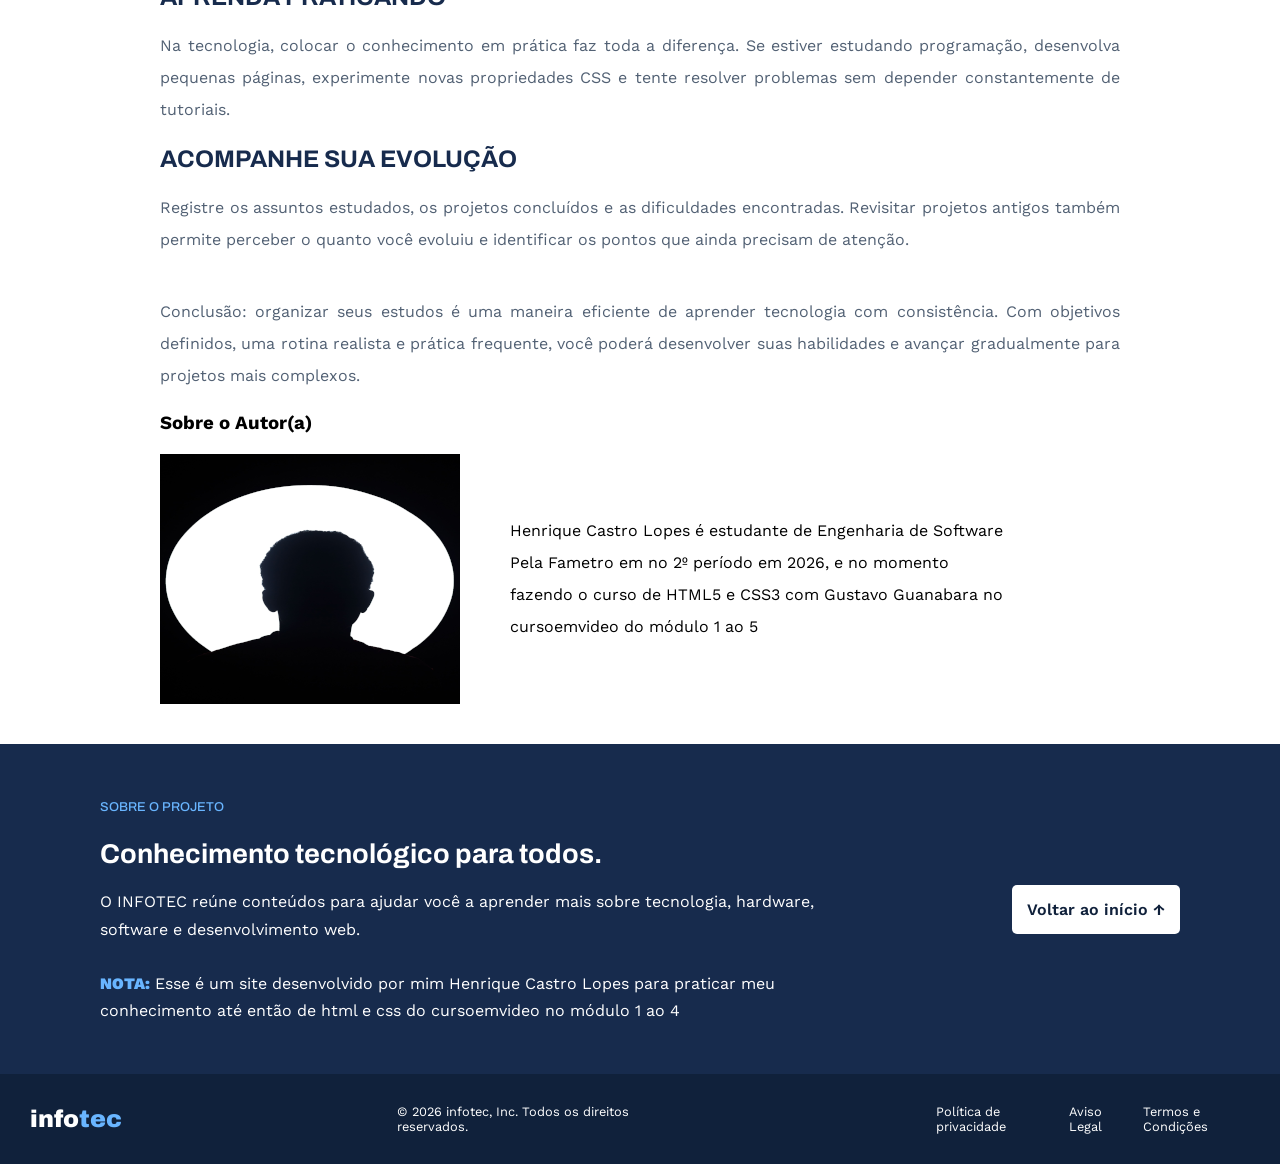
<file: paginas blogs/guia/guia.html>
<!DOCTYPE html>
<html lang="pt-br">
<head>
    <meta charset="UTF-8">
    <meta name="viewport" content="width=device-width, initial-scale=1.0">
    <title>Como organizar seus estudos de tecnologia</title>
    <link rel="stylesheet" href="../../estilo/blog.css">
    <link rel="stylesheet" href="../../estilo/style.css">
</head>
<body>

<header id="topo">
    <h1 class="infotec">info<span>tec</span></h1>

    <nav id="navegacao">
        <a href="../../index.html">Home</a>
        <a href="#sobre">sobre nós</a>
    </nav>
</header>

<main id="inicio">

    <section class="banner-blog">

        <img src="imagens/guia-blog/guia-banner.png" alt="banner do artigo sobre estudos">

        <article id="web">
            <div>
                <p class="area">APRENDIZADO</p>
                <h1>Como organizar seus estudos de tecnologia</h1>
                <p class="data-blog">19.10.2026</p>
            </div>
        </article>

    </section>

    <section class="secao-artigo">
        
        <article>
            <img src="imagens/guia-registro/guia-registro.png" alt="registro simulado do artigo estudos">
            <h2>Como organizar seus estudos de tecnologia</h2>

            <p>Aprender tecnologia exige dedicação, prática e organização. Com tantas áreas para explorar, como programação, hardware e segurança digital, ter um plano de estudos ajuda a manter o foco e aproveitar melhor o tempo disponível.</p>

            <h2>Defina seus objetivos</h2>

            <p>Antes de começar, escolha o que deseja aprender. Se o seu interesse é desenvolvimento web, por exemplo, comece estudando HTML e CSS antes de avançar para JavaScript. Ter objetivos claros facilita a escolha dos conteúdos e evita tentar aprender tudo ao mesmo tempo.</p>

            <h2>Crie uma rotina de estudos</h2>

            <p>Reserve um período do dia para estudar, respeitando seu ritmo e sua disponibilidade. Você pode começar com 30 minutos ou uma hora por dia, alternando entre teoria, exercícios e revisão dos conteúdos aprendidos.</p>

            <h2>Aprenda praticando</h2>

            <p>Na tecnologia, colocar o conhecimento em prática faz toda a diferença. Se estiver estudando programação, desenvolva pequenas páginas, experimente novas propriedades CSS e tente resolver problemas sem depender constantemente de tutoriais.</p>

            <h2>Acompanhe sua evolução</h2>

            <p>Registre os assuntos estudados, os projetos concluídos e as dificuldades encontradas. Revisitar projetos antigos também permite perceber o quanto você evoluiu e identificar os pontos que ainda precisam de atenção.</p>

            <p>Conclusão: organizar seus estudos é uma maneira eficiente de aprender tecnologia com consistência. Com objetivos definidos, uma rotina realista e prática frequente, você poderá desenvolver suas habilidades e avançar gradualmente para projetos mais complexos.</p>
        </article>
        
        <section class="web-autor">
                    <h3>Sobre o Autor(a)</h3>
                    <article>
                        <div class="img-autor">
        
                        </div>
                        <div class="web-desc">
                            <p>Henrique Castro Lopes é estudante de Engenharia de Software Pela Fametro em no 2º período em 2026, e no momento fazendo o curso de HTML5 e CSS3 com Gustavo Guanabara no cursoemvideo do módulo 1 ao 5 </p>
                        </div>
                    </article>
                </section>
            </section>
            <aside id="sobre">
                <div>
                    <p id="sobre">sobre o projeto</p>
                    <h4>Conhecimento tecnológico para todos.</h4>
                    <p>O INFOTEC reúne conteúdos para ajudar você a aprender mais sobre tecnologia, hardware, software e desenvolvimento web.</p>
                    <br>
                    <p><span>Nota:</span> Esse é um site desenvolvido por mim Henrique Castro Lopes para praticar meu conhecimento até então de html e css do cursoemvideo no módulo 1 ao 4</p>
                </div>
                <a href="#inicio">Voltar ao início &uparrow;</a>
             </aside>
        </section>
    </section>

</main>

<footer>

    <h4>info<span>tec</span></h4>

    <p>© 2026 infotec, Inc. Todos os direitos reservados.</p>
    
    <nav id="termos">
        <a href="">Política de privacidade</a>
        <a href="">Aviso Legal</a>
        <a href="">Termos e Condições</a>
    </nav>
    
</footer>

</main>
</body>
</html>
</file>
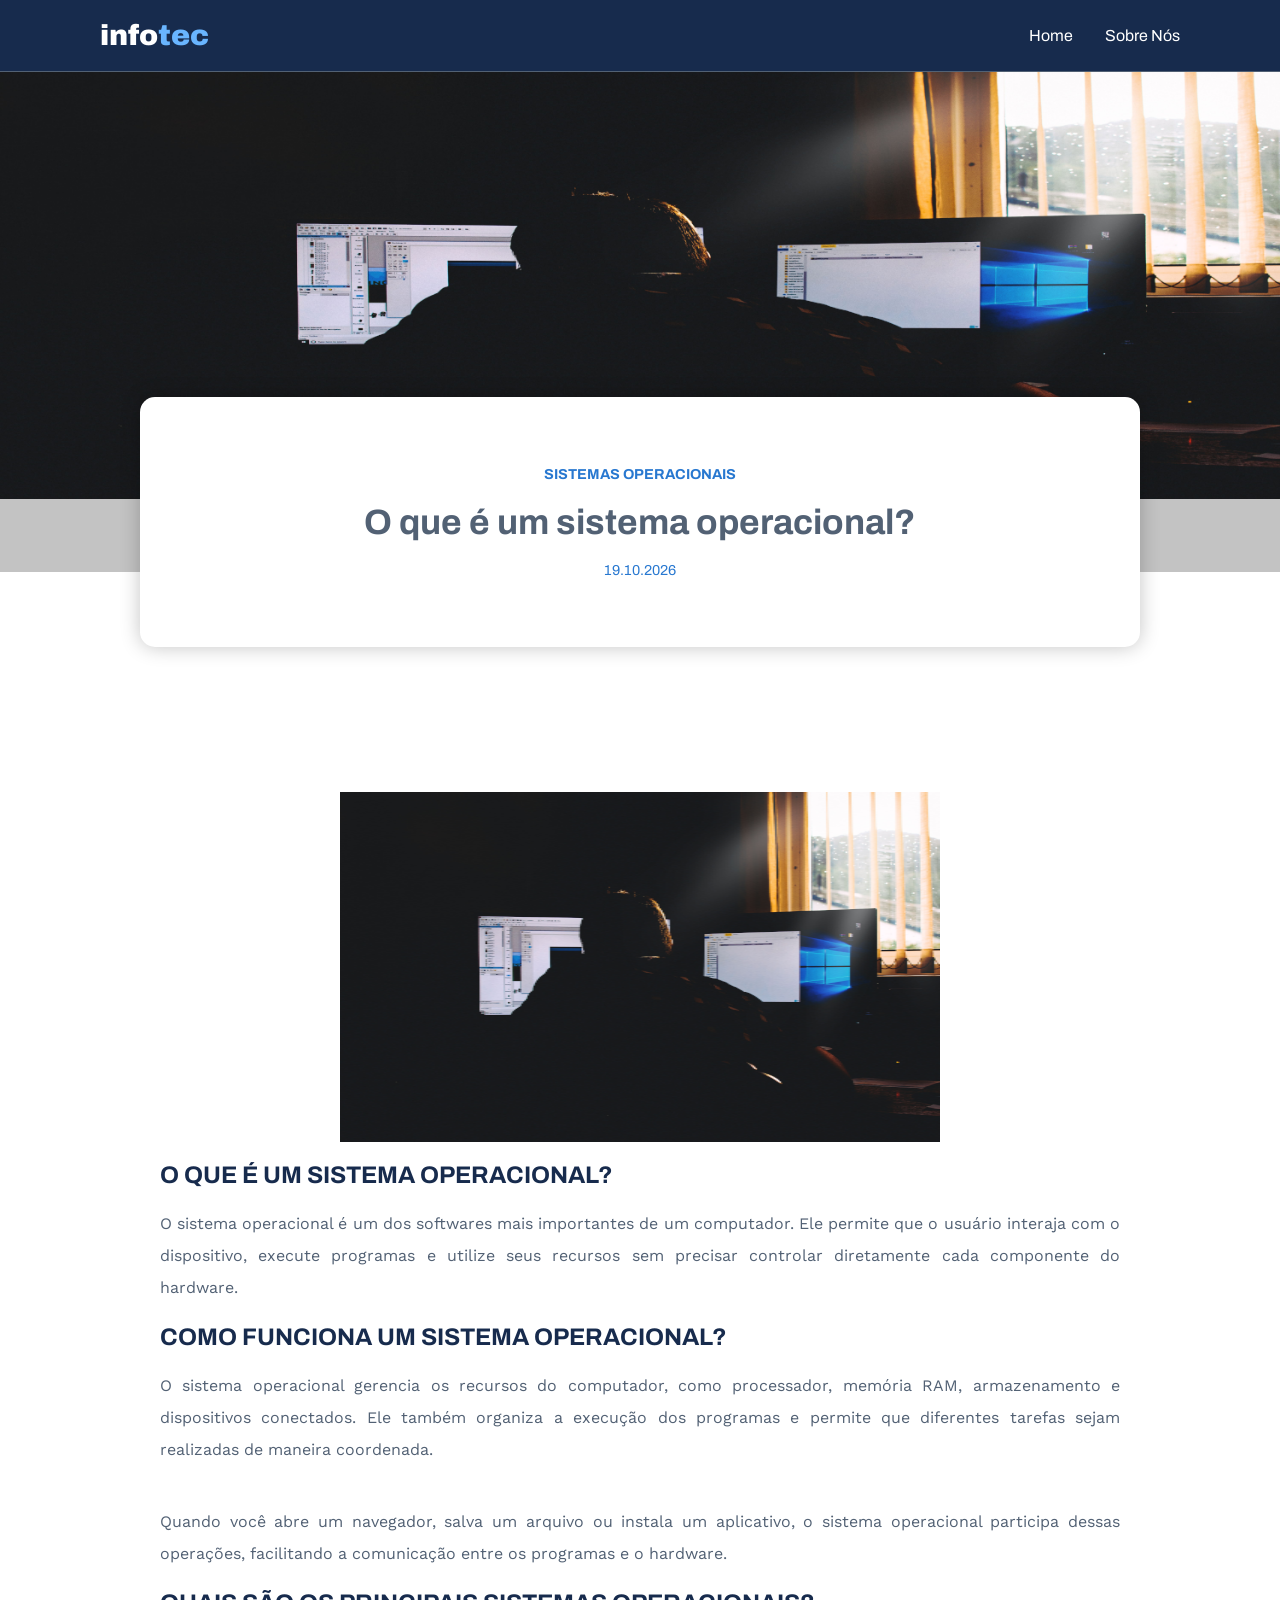
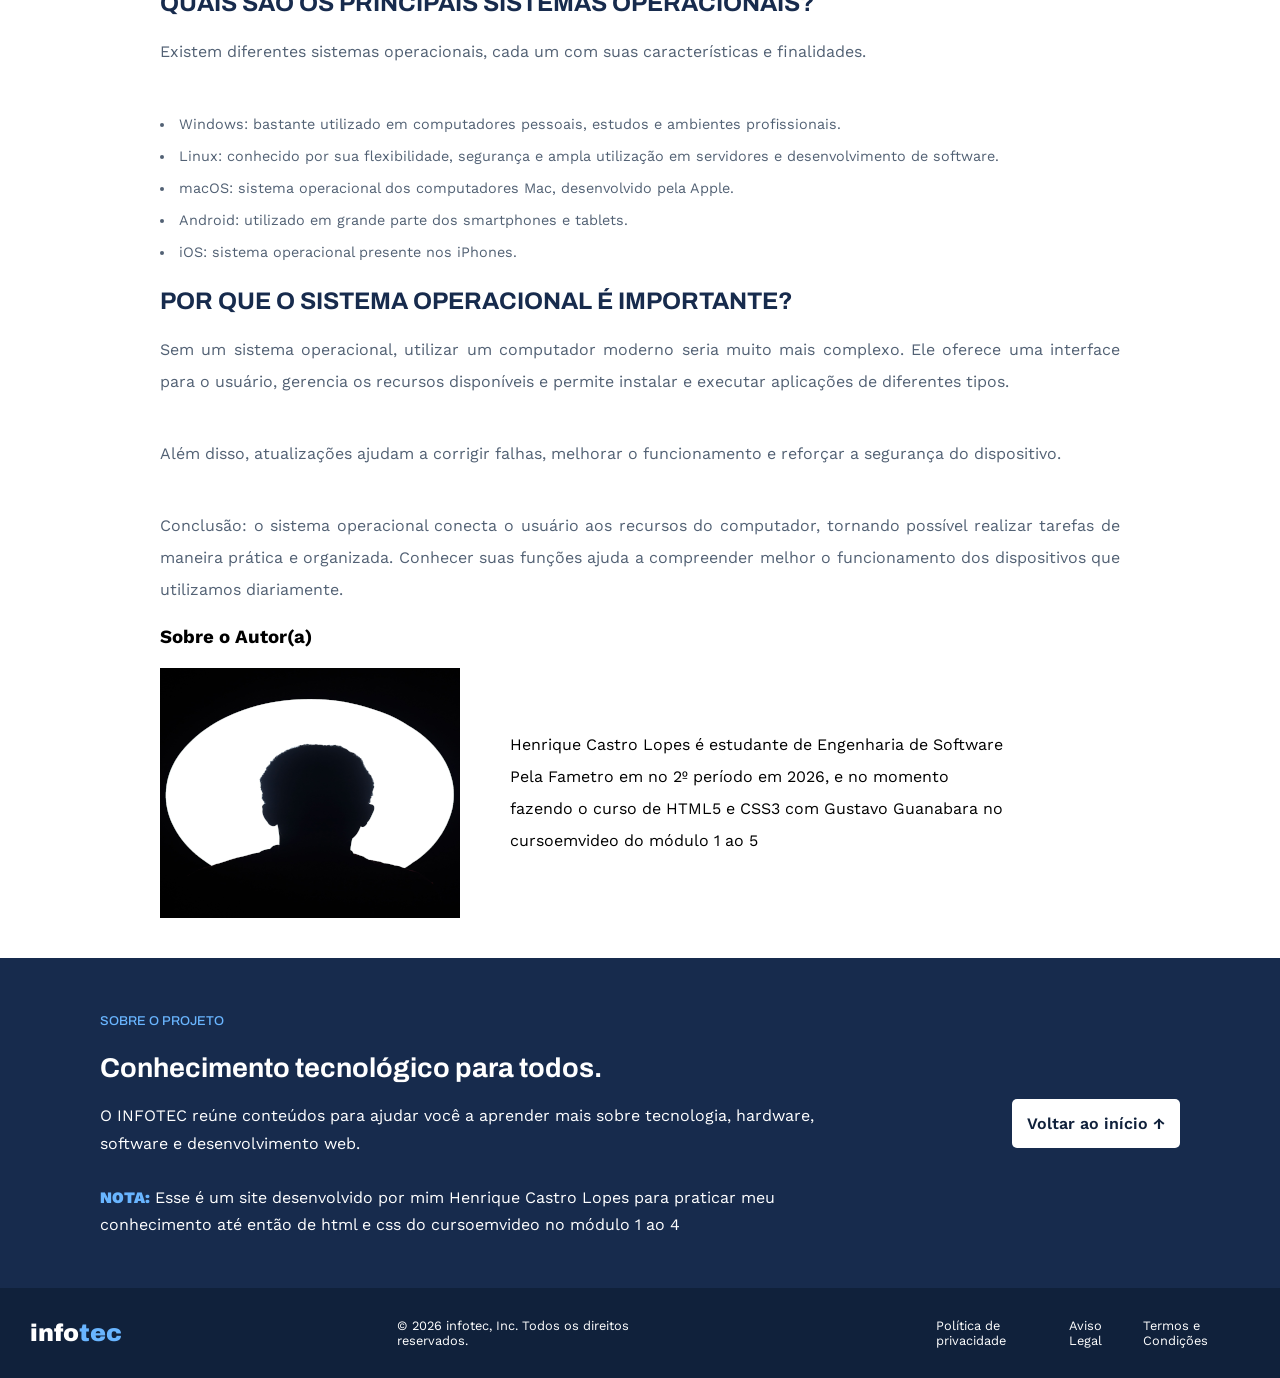
<file: paginas blogs/os/os.html>
<!DOCTYPE html>
<html lang="pt-br">
<head>
    <meta charset="UTF-8">
    <meta name="viewport" content="width=device-width, initial-scale=1.0">
    <title>O que é um sistema operacional?</title>
    <link rel="stylesheet" href="../../estilo/blog.css">
    <link rel="stylesheet" href="../../estilo/style.css">
</head>
<body>

<header id="topo">
    <h1 class="infotec">info<span>tec</span></h1>

    <nav id="navegacao">
        <a href="../../index.html">Home</a>
        <a href="#sobre">sobre nós</a>
    </nav>
</header>

<main id="inicio">

    <section class="banner-blog">

            <img src="imagens/os-blog/os-banner.png" alt="banner do artigo sobre os sitema operacional">

            <article id="web">
                <div>
                    <p class="area">SISTEMAS OPERACIONAIS</p>
                    <h1>O que é um sistema operacional?</h1>
                    <p class="data-blog">19.10.2026</p>
                </div>
            </article>

    </section>

    <section class="secao-artigo">

            <article>

            <img src="imagens/os-registro/os-registro.png" alt="registro simulado do artigo os sistema operacional">

            <h2>O que é um sistema operacional?</h2>

            <p>O sistema operacional é um dos softwares mais importantes de um computador. Ele permite que o usuário interaja com o dispositivo, execute programas e utilize seus recursos sem precisar controlar diretamente cada componente do hardware.</p>

            <h2>Como funciona um sistema operacional?</h2>

            <p>O sistema operacional gerencia os recursos do computador, como processador, memória RAM, armazenamento e dispositivos conectados. Ele também organiza a execução dos programas e permite que diferentes tarefas sejam realizadas de maneira coordenada.</p>

            <p>Quando você abre um navegador, salva um arquivo ou instala um aplicativo, o sistema operacional participa dessas operações, facilitando a comunicação entre os programas e o hardware.</p>

            <h2>Quais são os principais sistemas operacionais?</h2>

            <p>Existem diferentes sistemas operacionais, cada um com suas características e finalidades.</p>

            <ul>
                <li>Windows: bastante utilizado em computadores pessoais, estudos e ambientes profissionais.</li>
                <li>Linux: conhecido por sua flexibilidade, segurança e ampla utilização em servidores e desenvolvimento de software.</li>
                <li>macOS: sistema operacional dos computadores Mac, desenvolvido pela Apple.</li>
                <li>Android: utilizado em grande parte dos smartphones e tablets.</li>
                <li>iOS: sistema operacional presente nos iPhones.</li>
            </ul>

            <h2>Por que o sistema operacional é importante?</h2>

            <p>Sem um sistema operacional, utilizar um computador moderno seria muito mais complexo. Ele oferece uma interface para o usuário, gerencia os recursos disponíveis e permite instalar e executar aplicações de diferentes tipos.</p>

            <p>Além disso, atualizações ajudam a corrigir falhas, melhorar o funcionamento e reforçar a segurança do dispositivo.</p>

            <p>Conclusão: o sistema operacional conecta o usuário aos recursos do computador, tornando possível realizar tarefas de maneira prática e organizada. Conhecer suas funções ajuda a compreender melhor o funcionamento dos dispositivos que utilizamos diariamente.</p>

        </article>
        <section class="web-autor">
                        <h3>Sobre o Autor(a)</h3>
                        <article>
                            <div class="img-autor">
        
                            </div>
                            <div class="web-desc">
                                <p>Henrique Castro Lopes é estudante de Engenharia de Software Pela Fametro em no 2º período em 2026, e no momento fazendo o curso de HTML5 e CSS3 com Gustavo Guanabara no cursoemvideo do módulo 1 ao 5 </p>
                            </div>
                        </article>
                    </section>
                </section>
        
                <aside id="sobre">
                    <div>
                        <p id="sobre">sobre o projeto</p>
                        <h4>Conhecimento tecnológico para todos.</h4>
                        <p>O INFOTEC reúne conteúdos para ajudar você a aprender mais sobre tecnologia, hardware, software e desenvolvimento web.</p>
                        <br>
                        <p><span>Nota:</span> Esse é um site desenvolvido por mim Henrique Castro Lopes para praticar meu conhecimento até então de html e css do cursoemvideo no módulo 1 ao 4</p>
                    </div>
                    <a href="#inicio">Voltar ao início &uparrow;</a>
                 </aside>
            </section>
    </section>
</main>

<footer>

    <h4>info<span>tec</span></h4>

    <p>© 2026 infotec, Inc. Todos os direitos reservados.</p>
    
    <nav id="termos">
        <a href="">Política de privacidade</a>
        <a href="">Aviso Legal</a>
        <a href="">Termos e Condições</a>
    </nav>
    
</footer>
</body>
</html>
</file>
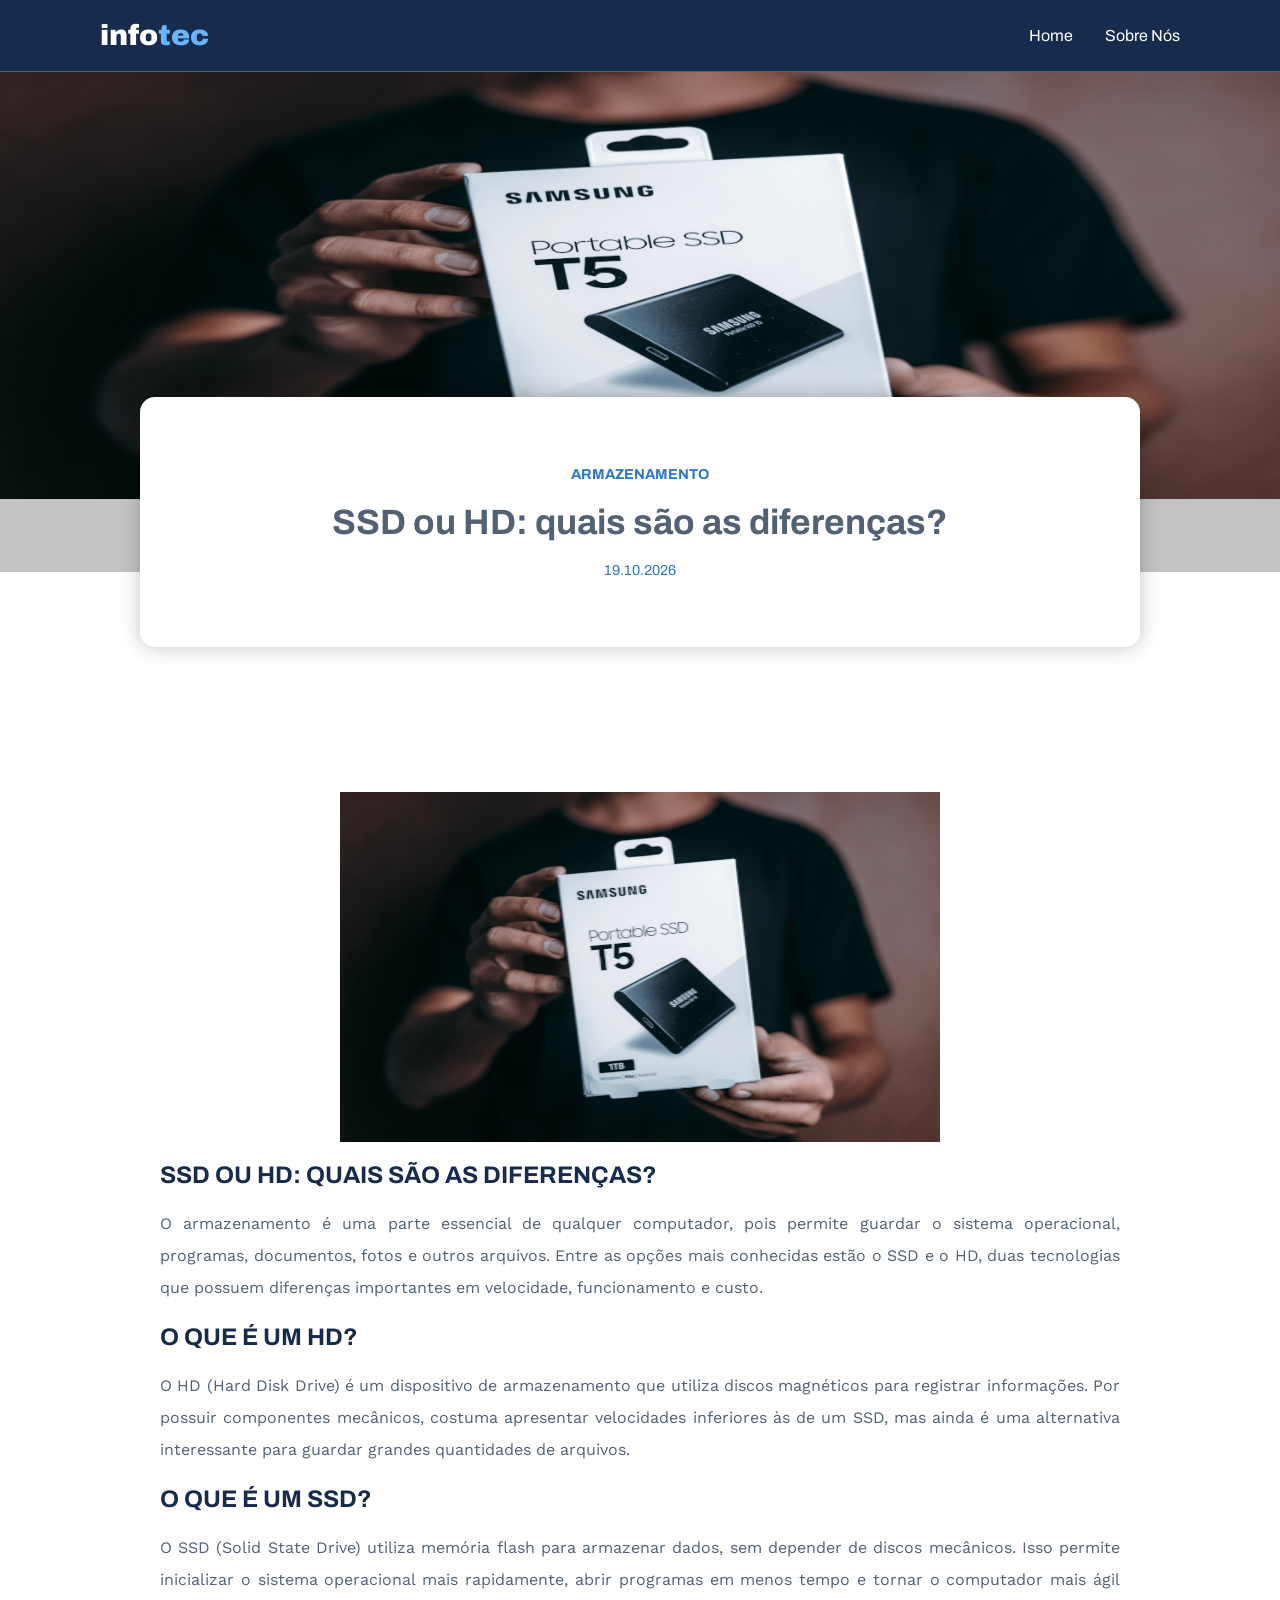
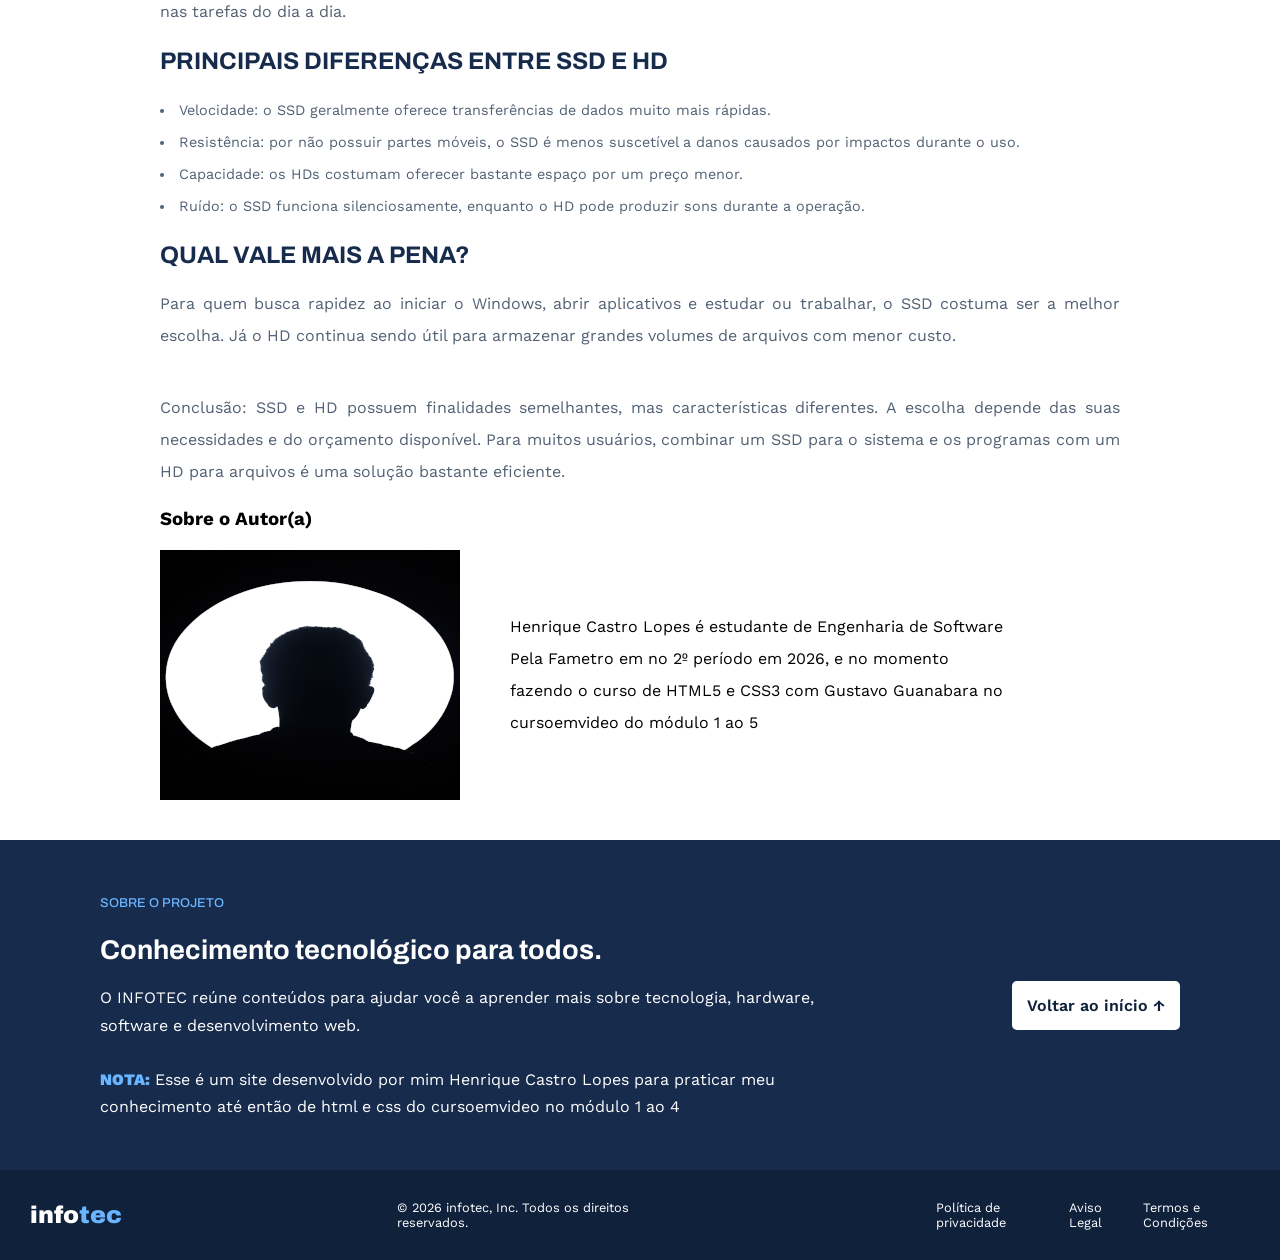
<file: paginas blogs/ssd/ssd.html>
<!DOCTYPE html>
<html lang="pt-br">
<head>
    <meta charset="UTF-8">
    <meta name="viewport" content="width=device-width, initial-scale=1.0">
    <title>SSD ou HD: quais são as diferenças?</title>
    <link rel="stylesheet" href="../../estilo/blog.css">
    <link rel="stylesheet" href="../../estilo/style.css">
</head>
<body>

<header id="topo">
    <h1 class="infotec">info<span>tec</span></h1>

    <nav id="navegacao">
        <a href="../../index.html">Home</a>
        <a href="#sobre">sobre nós</a>
    </nav>
</header>

<main id="inicio">

    <section class="banner-blog">

            <img src="imagens/ssd-blog/ssd-banner.png" alt="banner do artigo sobre ssd e hd armazenamento">

            <article id="web">
                <div>
                    <p class="area">ARMAZENAMENTO</p>
                    <h1>SSD ou HD: quais são as diferenças?</h1>
                    <p class="data-blog">19.10.2026</p>
                </div>
            </article>

    </section>

    <section class="secao-artigo">

        <article>

            <img src="imagens/ssd-registro/ssd-registro.png" alt="registro simulado do artigo ssd e hd armazenamento">

            <h2>SSD ou HD: quais são as diferenças?</h2>

            <p>O armazenamento é uma parte essencial de qualquer computador, pois permite guardar o sistema operacional, programas, documentos, fotos e outros arquivos. Entre as opções mais conhecidas estão o SSD e o HD, duas tecnologias que possuem diferenças importantes em velocidade, funcionamento e custo.</p>

            <h2>O que é um HD?</h2>

            <p>O HD (Hard Disk Drive) é um dispositivo de armazenamento que utiliza discos magnéticos para registrar informações. Por possuir componentes mecânicos, costuma apresentar velocidades inferiores às de um SSD, mas ainda é uma alternativa interessante para guardar grandes quantidades de arquivos.</p>

            <h2>O que é um SSD?</h2>

            <p>O SSD (Solid State Drive) utiliza memória flash para armazenar dados, sem depender de discos mecânicos. Isso permite inicializar o sistema operacional mais rapidamente, abrir programas em menos tempo e tornar o computador mais ágil nas tarefas do dia a dia.</p>

            <h2>Principais diferenças entre SSD e HD</h2>

            <ul>
                <li>Velocidade: o SSD geralmente oferece transferências de dados muito mais rápidas.</li>
                <li>Resistência: por não possuir partes móveis, o SSD é menos suscetível a danos causados por impactos durante o uso.</li>
                <li>Capacidade: os HDs costumam oferecer bastante espaço por um preço menor.</li>
                <li>Ruído: o SSD funciona silenciosamente, enquanto o HD pode produzir sons durante a operação.</li>
            </ul>

            <h2>Qual vale mais a pena?</h2>

            <p>Para quem busca rapidez ao iniciar o Windows, abrir aplicativos e estudar ou trabalhar, o SSD costuma ser a melhor escolha. Já o HD continua sendo útil para armazenar grandes volumes de arquivos com menor custo.</p>

            <p>Conclusão: SSD e HD possuem finalidades semelhantes, mas características diferentes. A escolha depende das suas necessidades e do orçamento disponível. Para muitos usuários, combinar um SSD para o sistema e os programas com um HD para arquivos é uma solução bastante eficiente.</p>

        </article>
        <section class="web-autor">
                        <h3>Sobre o Autor(a)</h3>
                        <article>
                            <div class="img-autor">
        
                            </div>
                            <div class="web-desc">
                                <p>Henrique Castro Lopes é estudante de Engenharia de Software Pela Fametro em no 2º período em 2026, e no momento fazendo o curso de HTML5 e CSS3 com Gustavo Guanabara no cursoemvideo do módulo 1 ao 5 </p>
                            </div>
                        </article>
                    </section>
                </section>
        
                <aside id="sobre">
                    <div>
                        <p id="sobre">sobre o projeto</p>
                        <h4>Conhecimento tecnológico para todos.</h4>
                        <p>O INFOTEC reúne conteúdos para ajudar você a aprender mais sobre tecnologia, hardware, software e desenvolvimento web.</p>
                        <br>
                        <p><span>Nota:</span> Esse é um site desenvolvido por mim Henrique Castro Lopes para praticar meu conhecimento até então de html e css do cursoemvideo no módulo 1 ao 4</p>
                    </div>
                    <a href="#inicio">Voltar ao início &uparrow;</a>
                 </aside>
            </section>
    </section>
</main>

<footer>

    <h4>info<span>tec</span></h4>

    <p>© 2026 infotec, Inc. Todos os direitos reservados.</p>
    
    <nav id="termos">
        <a href="">Política de privacidade</a>
        <a href="">Aviso Legal</a>
        <a href="">Termos e Condições</a>
    </nav>
    
</footer>
</body>
</html>
</file>
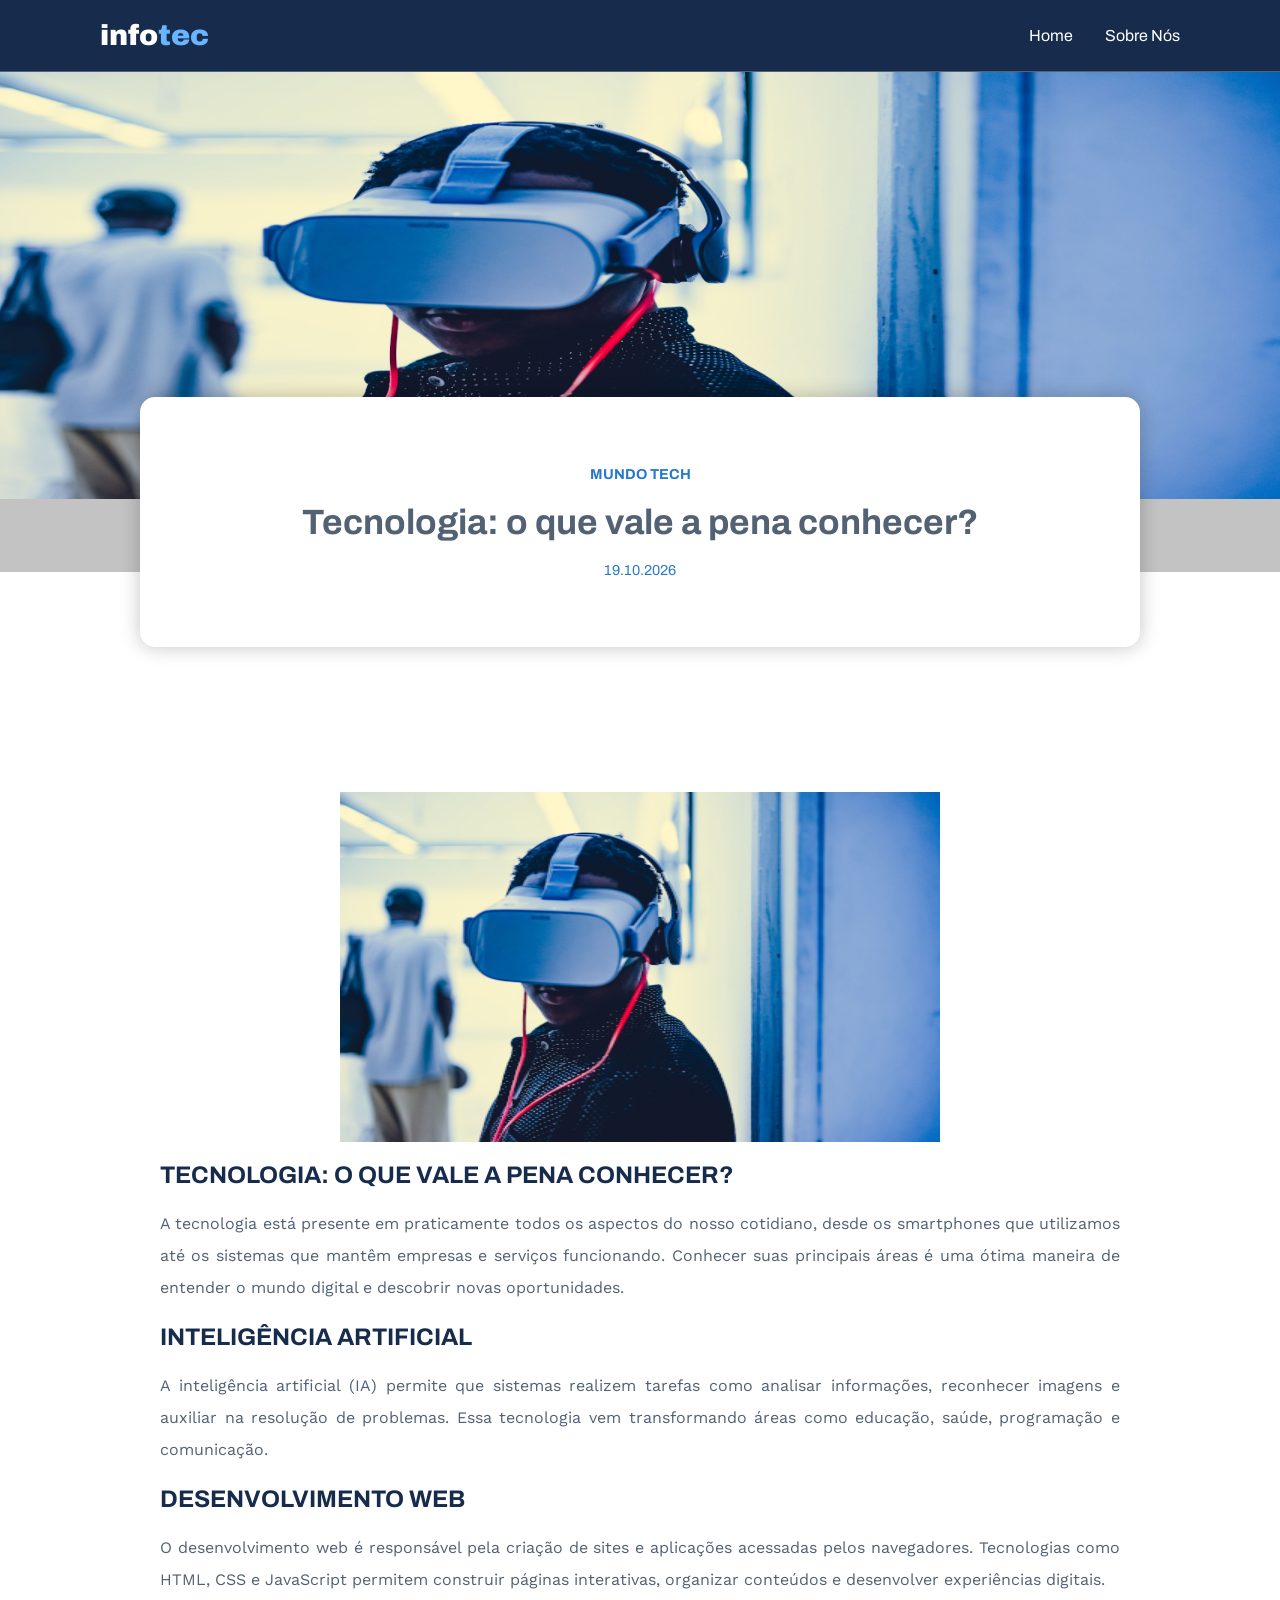
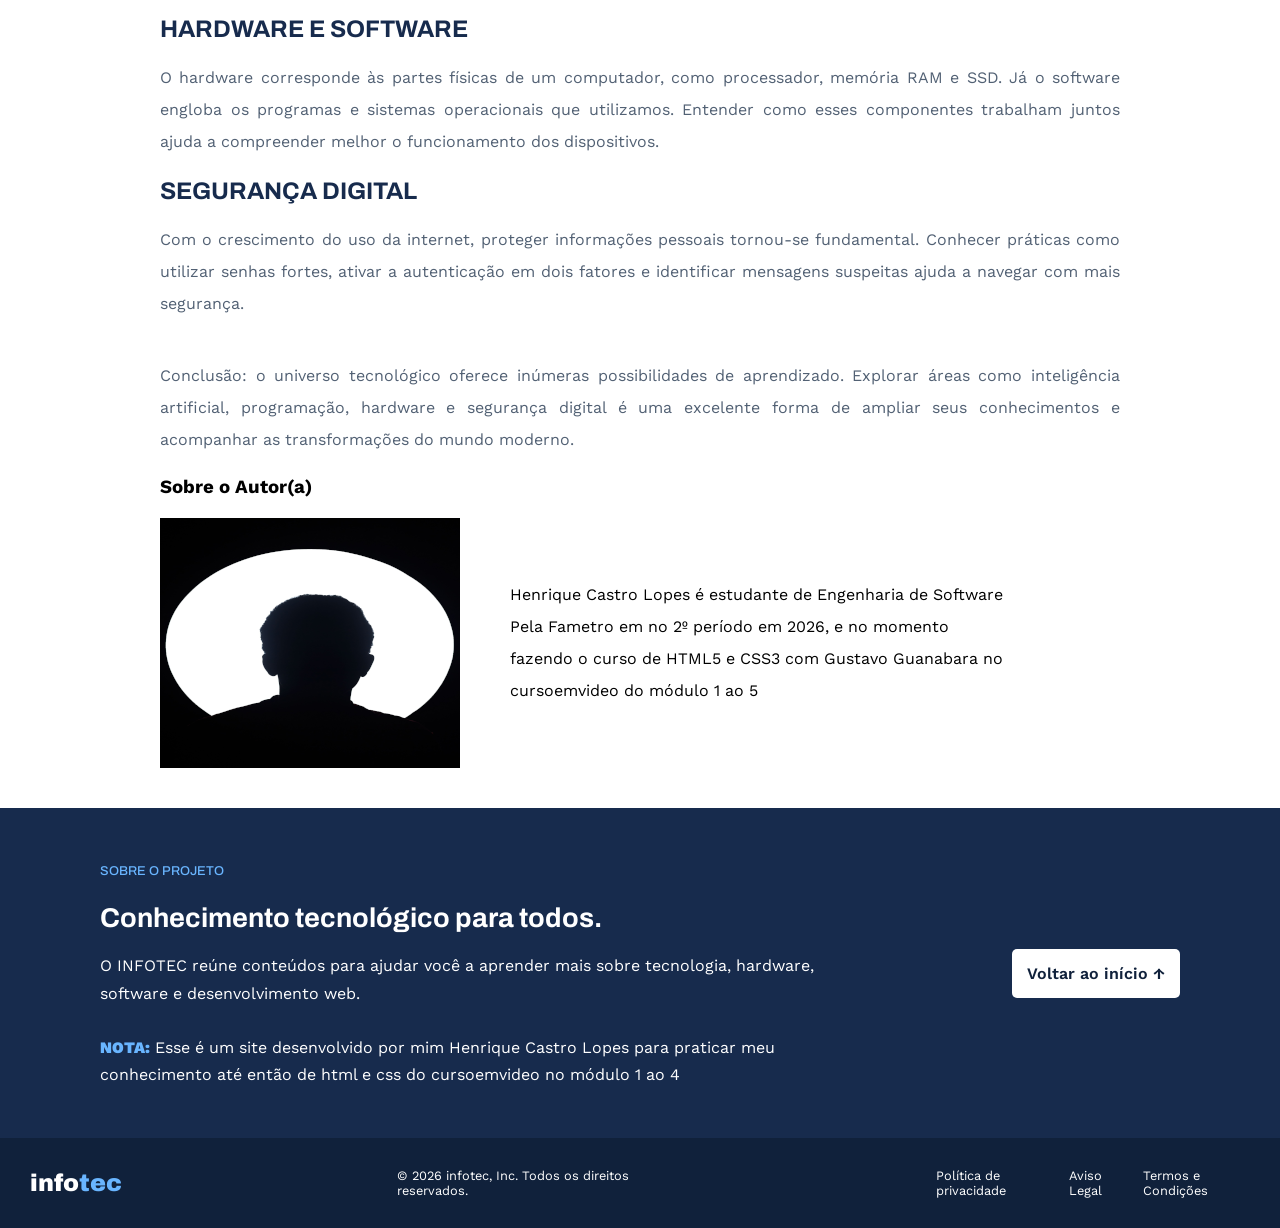
<file: paginas blogs/tec/tec.html>
<!DOCTYPE html>
<html lang="pt-br">
<head>
    <meta charset="UTF-8">
    <meta name="viewport" content="width=device-width, initial-scale=1.0">
    <title>Tecnologia: o que vale a pena conhecer?</title>
    <link rel="stylesheet" href="../../estilo/blog.css">
    <link rel="stylesheet" href="../../estilo/style.css">
</head>
<body>

<header id="topo">
    <h1 class="infotec">info<span>tec</span></h1>

    <nav id="navegacao">
        <a href="../../index.html">Home</a>
        <a href="#sobre">sobre nós</a>
    </nav>
</header>

<main id="inicio">

    <section class="banner-blog">

        <img src="imagens/tec-blog/tec-banner.png" alt="banner do artigo sobre tecnologia">

        <article id="web">
            <div>
                <p class="area">MUNDO TECH</p>
                <h1>Tecnologia: o que vale a pena conhecer?</h1>
                <p class="data-blog">19.10.2026</p>
            </div>
        </article>

    </section>

    <section class="secao-artigo">

        <article>
            <img src="imagens/tec-registro/tec-registro.png" alt="registro simulado do artigo tecnologia">
            <h2>Tecnologia: o que vale a pena conhecer?</h2>
            
            <p>A tecnologia está presente em praticamente todos os aspectos do nosso cotidiano, desde os smartphones que utilizamos até os sistemas que mantêm empresas e serviços funcionando. Conhecer suas principais áreas é uma ótima maneira de entender o mundo digital e descobrir novas oportunidades.</p>
            
            <h2>Inteligência artificial</h2>
            
            <p>A inteligência artificial (IA) permite que sistemas realizem tarefas como analisar informações, reconhecer imagens e auxiliar na resolução de problemas. Essa tecnologia vem transformando áreas como educação, saúde, programação e comunicação.</p>
            
            <h2>Desenvolvimento web</h2>
            
            <p>O desenvolvimento web é responsável pela criação de sites e aplicações acessadas pelos navegadores. Tecnologias como HTML, CSS e JavaScript permitem construir páginas interativas, organizar conteúdos e desenvolver experiências digitais.</p>
            
            <h2>Hardware e software</h2>
            
            <p>O hardware corresponde às partes físicas de um computador, como processador, memória RAM e SSD. Já o software engloba os programas e sistemas operacionais que utilizamos. Entender como esses componentes trabalham juntos ajuda a compreender melhor o funcionamento dos dispositivos.</p>
            
            <h2>Segurança digital</h2>
            
            <p>Com o crescimento do uso da internet, proteger informações pessoais tornou-se fundamental. Conhecer práticas como utilizar senhas fortes, ativar a autenticação em dois fatores e identificar mensagens suspeitas ajuda a navegar com mais segurança.</p>
            
            <p>Conclusão: o universo tecnológico oferece inúmeras possibilidades de aprendizado. Explorar áreas como inteligência artificial, programação, hardware e segurança digital é uma excelente forma de ampliar seus conhecimentos e acompanhar as transformações do mundo moderno.</p>
        </article>

        <section class="web-autor">

                <h3>Sobre o Autor(a)</h3>

                <article>
                    <div class="img-autor">
        
                    </div>

                    <div class="web-desc">
                        <p>Henrique Castro Lopes é estudante de Engenharia de Software Pela Fametro em no 2º período em 2026, e no momento fazendo o curso de HTML5 e CSS3 com Gustavo Guanabara no cursoemvideo do módulo 1 ao 5 </p>
                    </div>
                </article>
            </section>

        </section>

        <aside id="sobre">

            <div>

                <p id="sobre">sobre o projeto</p>
                <h4>Conhecimento tecnológico para todos.</h4>
                <p>O INFOTEC reúne conteúdos para ajudar você a aprender mais sobre tecnologia, hardware, software e desenvolvimento web.</p>
                <br>
                <p><span>Nota:</span> Esse é um site desenvolvido por mim Henrique Castro Lopes para praticar meu conhecimento até então de html e css do cursoemvideo no módulo 1 ao 4</p>

            </div>

            <a href="#inicio">Voltar ao início &uparrow;</a>

         </aside>

    </section>

</main>

<footer>

    <h4>info<span>tec</span></h4>

    <p>© 2026 infotec, Inc. Todos os direitos reservados.</p>
    
    <nav id="termos">
        <a href="">Política de privacidade</a>
        <a href="">Aviso Legal</a>
        <a href="">Termos e Condições</a>
    </nav>
    
</footer>
</main>
</body>
</html>
</file>
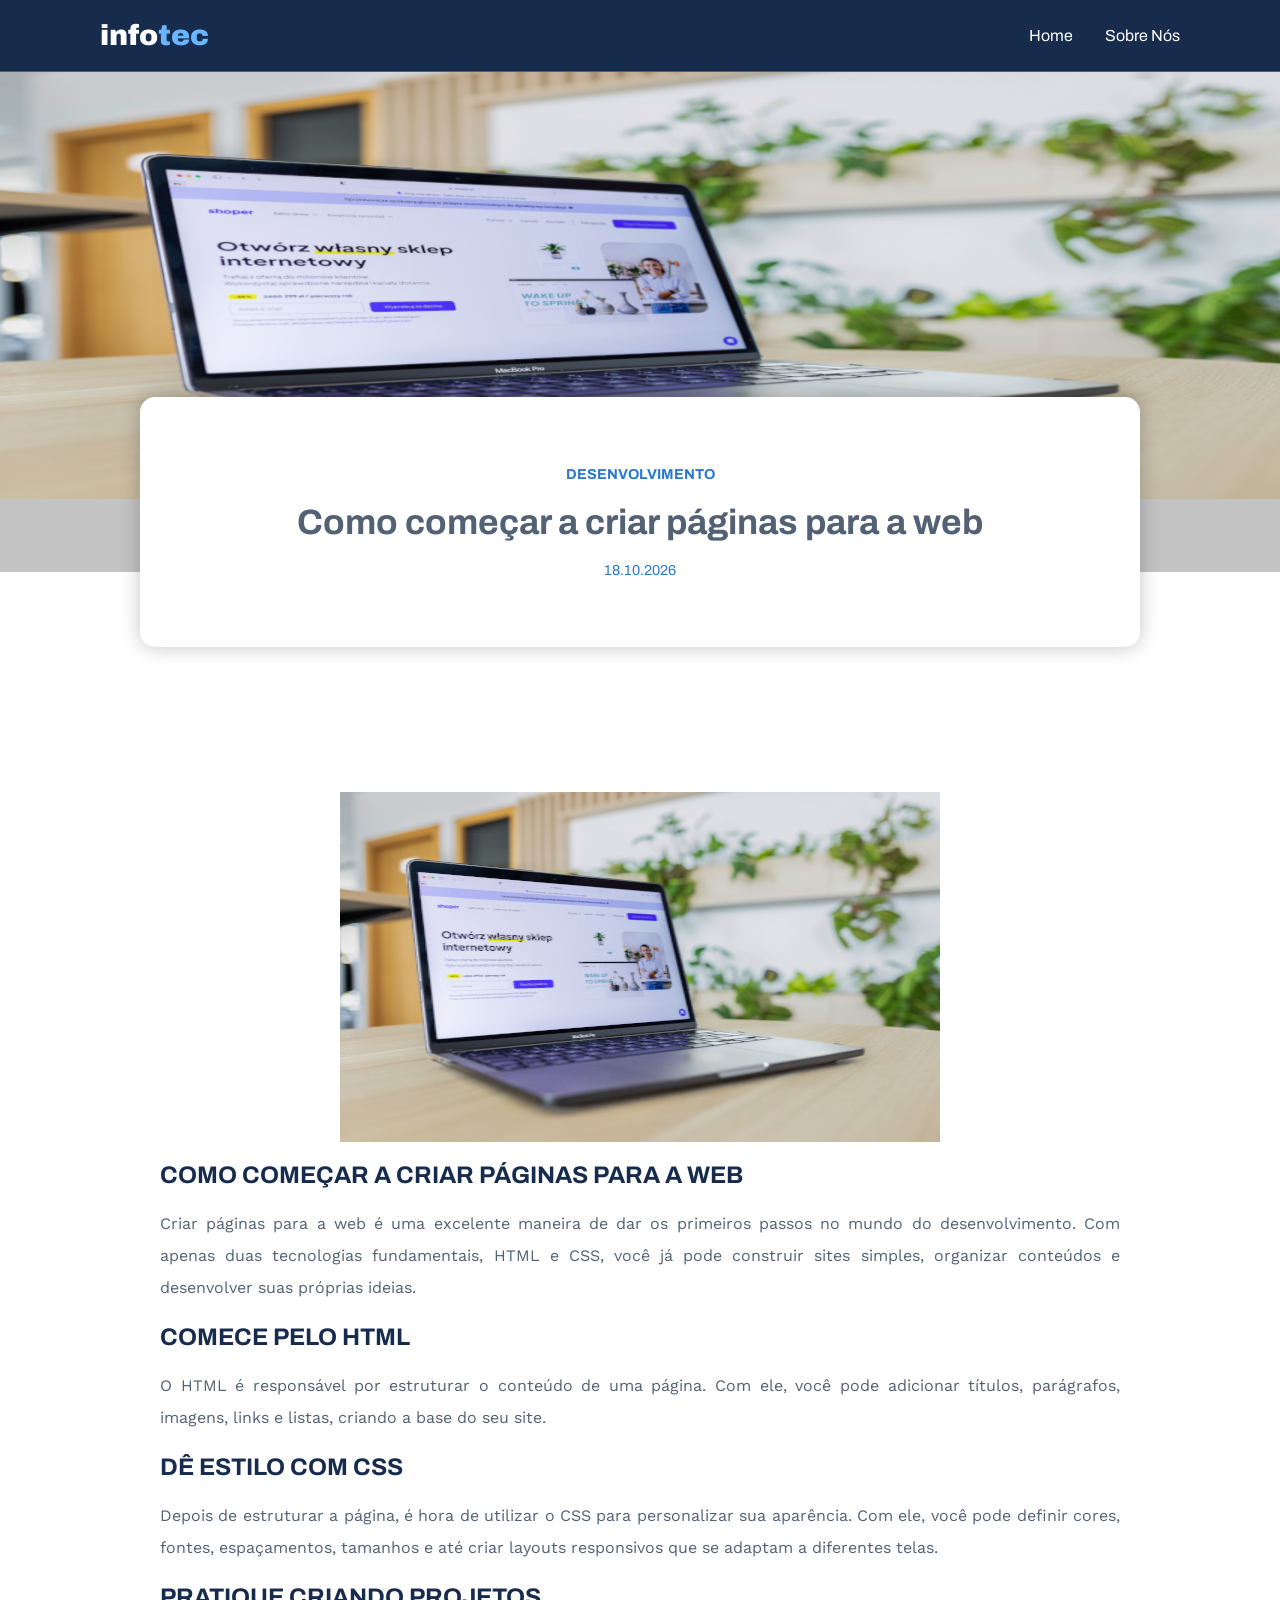
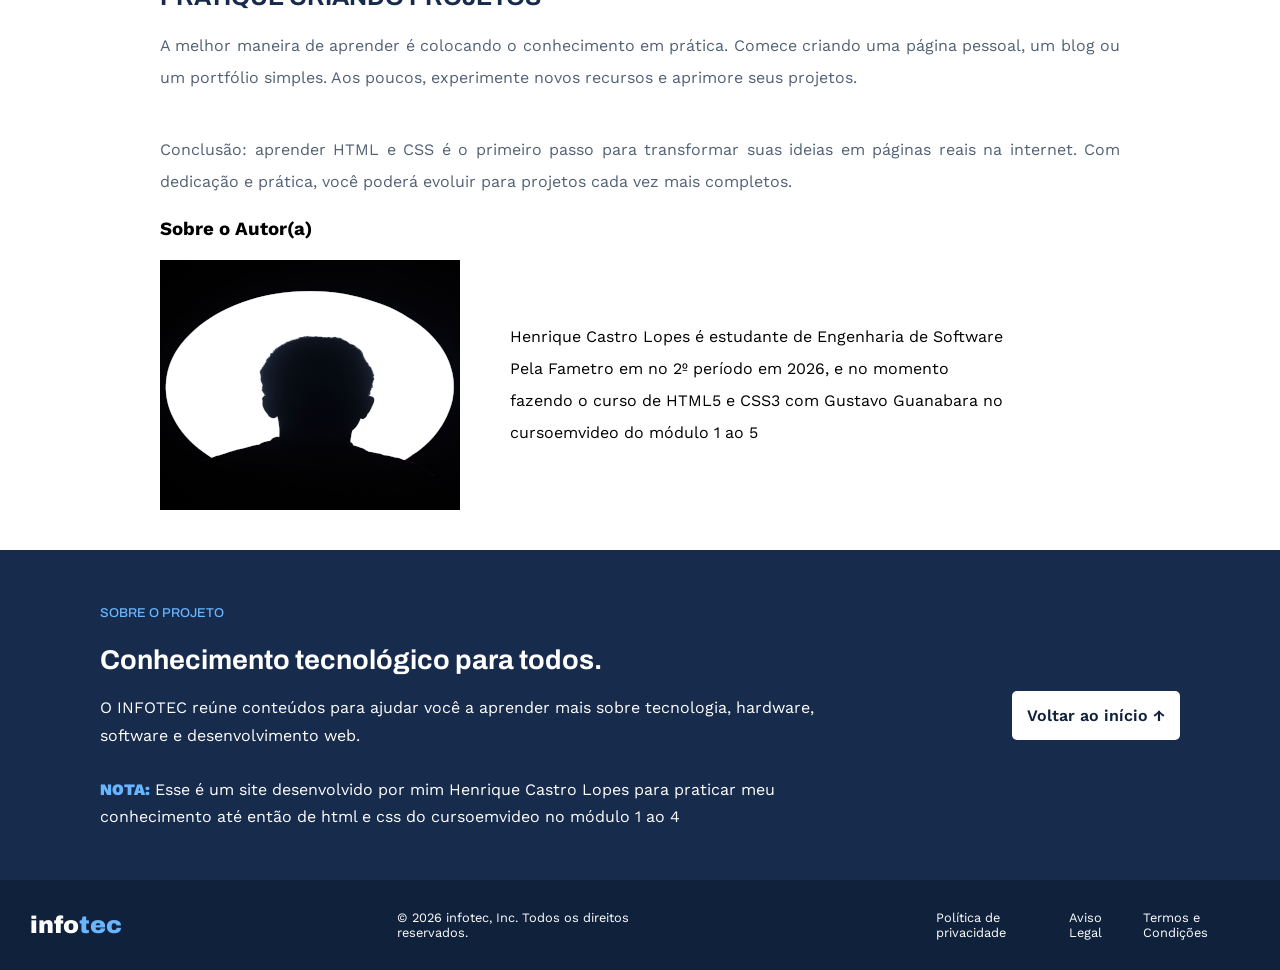
<file: paginas blogs/web/web.html>
<!DOCTYPE html>
<html lang="en">
<head>
    <meta charset="UTF-8">
    <meta name="viewport" content="width=device-width, initial-scale=1.0">
    <title> Como começar a criar páginas para a web </title>
    <link rel="stylesheet" href="../../estilo/blog.css">
    <link rel="stylesheet" href="../../estilo/style.css">
</head>
<body>
    
<header id="topo">
    <h1 class="infotec">info<span>tec</span></h1>

    <nav id="navegacao">
        <a href="../../index.html">Home</a>
        <a href="#sobre">sobre nós</a>
    </nav>
</header>

<main id="inicio">

    <section class="banner-blog">

        <img src="imagens/web-blog/web-banner2.png" alt="banner do artigo sobre paginas web">

        <article id="web">
            <div>
                <p class="area">DESENVOLVIMENTO</p>
                <h1>Como começar a criar páginas para a web</h1>
                <p class="data-blog">18.10.2026</p>
            </div>
        </article>

    </section>

    <section class="secao-artigo">

        <article>
            <img src="imagens/web-registro/web-registro.png" alt="registro simulado do artigo web">
            <h2>Como começar a criar páginas para a web</h2>
            
            <p>Criar páginas para a web é uma excelente maneira de dar os primeiros passos no mundo do desenvolvimento. Com apenas duas tecnologias fundamentais, HTML e CSS, você já pode construir sites simples, organizar conteúdos e desenvolver suas próprias ideias.</p>
            
            <h2>Comece pelo HTML</h2>
            
            <p>O HTML é responsável por estruturar o conteúdo de uma página. Com ele, você pode adicionar títulos, parágrafos, imagens, links e listas, criando a base do seu site.</p>
            
            <h2>Dê estilo com CSS</h2>
            
            <p>Depois de estruturar a página, é hora de utilizar o CSS para personalizar sua aparência. Com ele, você pode definir cores, fontes, espaçamentos, tamanhos e até criar layouts responsivos que se adaptam a diferentes telas.</p>
            
            <h2>Pratique criando projetos</h2>
            
            <p>A melhor maneira de aprender é colocando o conhecimento em prática. Comece criando uma página pessoal, um blog ou um portfólio simples. Aos poucos, experimente novos recursos e aprimore seus projetos.</p>
            
            <p>Conclusão: aprender HTML e CSS é o primeiro passo para transformar suas ideias em páginas reais na internet. Com dedicação e prática, você poderá evoluir para projetos cada vez mais completos.</p>
        </article>

        <section class="web-autor">

            <h3>Sobre o Autor(a)</h3>

            <article>
                <div class="img-autor">
                    
                </div>

                <div class="web-desc">
                    <p>Henrique Castro Lopes é estudante de Engenharia de Software Pela Fametro em no 2º período em 2026, e no momento fazendo o curso de HTML5 e CSS3 com Gustavo Guanabara no cursoemvideo do módulo 1 ao 5 </p>
                </div>
            </article>

        </section>
    </section>

    <aside id="sobre">

        <div>

            <p id="sobre">sobre o projeto</p>
            <h4>Conhecimento tecnológico para todos.</h4>
            <p>O INFOTEC reúne conteúdos para ajudar você a aprender mais sobre tecnologia, hardware, software e desenvolvimento web.</p>
            <br>
            <p><span>Nota:</span> Esse é um site desenvolvido por mim Henrique Castro Lopes para praticar meu conhecimento até então de html e css do cursoemvideo no módulo 1 ao 4</p>

        </div>

        <a href="#inicio">Voltar ao início &uparrow;</a>

     </aside>
</main>

<footer>

    <h4>info<span>tec</span></h4>

    <p>© 2026 infotec, Inc. Todos os direitos reservados.</p>
    
    <nav id="termos">
        <a href="">Política de privacidade</a>
        <a href="">Aviso Legal</a>
        <a href="">Termos e Condições</a>
    </nav>
    
</footer>

</body>
</html>
</file>
<file: estilo/style.css>
@charset "UTF-8";

@import url('https://fonts.googleapis.com/css2?family=Archivo:ital,wght@0,100..900;1,100..900&display=swap');

@import url('https://fonts.googleapis.com/css2?family=Work+Sans:ital,wght@0,100..900;1,100..900&display=swap');

:root {
    
    --cor-Brancoacinzentado: #F5F7FA;
    --cor-Azulprofundo: #172B4D;
    --cor-azulescuro: #10213B;
    --cor-Azulvibrante: #69B5FF;
    --cor-Branco: #ffffff;
    --cor-Cinzagrafite: #526174;
    --cor-Azulsuave: #DCEBFA;
    --cor-azul: #2878D0;
    --cor-azulfraco: #F5F7FA;
    --cor-azulfundo: #182E52;
    --cor-azulfundo2: #2568B5;
    --cor-roxofundo: #372E6C;
    --cor-roxofundo2: #7A6DCD;
    --cor-verdefundo: #165D5A;
    --cor-verdefundo2: #3EA093;
    --cor-azulsomra: #0088ff3a;

    --font-archivo: 'Archivo';
    --font-work: 'Work Sans';
}

* {
    margin: 0px;
    padding: 0px;
    box-sizing: border-box;
}

body {
    background-color: var(--cor-Branco);
    font-family: var(--font-work);
}

header#topo {
    top: 0;
    position: sticky;
    z-index: 100;
    background-color: var(--cor-Azulprofundo);
    border-bottom: 1px solid var(--cor-Cinzagrafite);
    display: flex;
    align-items: center;
    padding: 20px;
    padding-left: 100px;
    padding-right: 100px;
    animation: baixo 1s linear forwards;
}

@keyframes baixo {
    0% {
        transform: translateY(-100%);
    }

    100% {
        transform: translateY(1);
    }
}

header#topo h1.infotec span {
    color: var(--cor-Azulvibrante);
}

header#topo h1.infotec {
    color: var(--cor-Branco);
    font-family: var(--font-archivo);
    font-size: 1.8em;
    font-weight: 900;
}

header#topo nav#navegacao {
    display: flex;
    gap: 2em;
    margin-left: auto;
}

nav#navegacao a {
    color: var(--cor-Branco);
    font-family: var(--font-archivo);
    text-decoration: none;
    text-transform: capitalize;
}

nav#navegacao a:hover {
    color: var(--cor-Azulvibrante);
}

@media (max-width: 600px) {
    header#topo {
        padding: 10px;
        padding-left: 15px;
        padding-right: 15px;
    }

    header#topo h1.infotec {
        font-size: 1em;
    }

    header#topo nav#navegacao {
        gap: 1em;
    }

    nav#navegacao a {
        font-size: 0.8em;
    }
}

section.normal div.apresentacao {
    width: 600px;
    height: 300px;
    margin-top: 100px;
    margin-left: 360px;
    margin-bottom: 100px;
    padding: 10px;
    animation: esquerda 1.5s ease-in-out forwards;
}

@keyframes esquerda {
    0% {
        transform: translateX(-50%);
        opacity: 0;
    }

    100% {
        transform: translateX(1);
        opacity: 1;
    }
}

div.apresentacao a {
    color: var(--cor-Azulprofundo);
    background-color: var(--cor-Azulsuave);
    font-family: var(--font-archivo);
    font-size: 0.8em;
    font-weight: bold;
    text-transform: uppercase;
    text-decoration: none;
    border-radius: 5px;
    padding: 10px;
}

div.apresentacao h2 {
    color: var(--cor-Azulprofundo);
    font-family: var(--font-archivo);
    font-size: 2.7em;
    font-weight: 900;
    padding-top: 25px;
    padding-bottom: 20px;
}

div.apresentacao h2 span {
    color: var(--cor-azul);
}

div.apresentacao p {
    color: var(--cor-Cinzagrafite);
    font-family: var(--font-work);
    font-size: 1.1em;
    text-align: left;
    line-height: 1.5em;
}

div.apresentacao a#explorar {
    color: var(--cor-Branco);
    background-color: var(--cor-azul);
    font-size: 1em;
    font-weight: bold;
    text-transform: none;
    text-align: center;
    display: block;
    width: 180px;
    margin-top: 20px;
    padding: 12px;
    transition: transform 0.2s;
}

div.apresentacao a#explorar:hover {
    background-color: var(--cor-Azulprofundo);
    transform: translateY(-10%);
}

@media (max-width: 600px) {
    section.normal div.apresentacao {
        width: 100%;
        height: 233px;
        margin-top: 50px;
        margin-left: 0px;
        margin-bottom: 50px;
    }

    div.apresentacao a {
        font-size: 0.5em;
    }

    div.apresentacao h2 {
        font-size: 1.5em;
    }

    div.apresentacao p {
        font-size: 0.9em;
        text-align: justify;
    }

    div.apresentacao a#explorar {
        font-size: 0.9em;
        padding: 10px;
    }
}

section.container-artigo {
    border-top: 1px solid var(--cor-Azulsuave);
    display: flex;
    justify-content: center;
    flex-direction: column;
    padding-top: 80px;
    padding-bottom: 80px;
}

section#azulsuave {
    background-color: var(--cor-azulfraco);
}

section.container-artigo p {
    color: var(--cor-azul);
    font-family: var(--font-archivo);
    font-size: 0.8em;
    font-weight: 600;
    text-transform: uppercase;
    padding-left: 160px;
}

section.container-artigo h3 {
    color: var(--cor-Azulprofundo);
    font-family: var(--font-archivo);
    font-size: 2em;
    padding-top: 15px;
    padding-left: 160px;
    padding-bottom: 15px;
}

section.container-artigo p#confira {
    color: var(--cor-Cinzagrafite);
    font-size: 0.9em;
    font-weight: normal;
    text-transform: none;
    padding-top: 0;
    padding-left: 160px;
}

section.container-artigo div.conteudo-triplo {
    display: flex;
    justify-content: center;
    gap: 25px;
    padding-top: 40px;
}

div.conteudo-triplo article {
    background-color: var(--cor-Branco);
    font-family: var(--font-archivo);
    border: 1px solid var(--cor-Azulsuave);
    border-radius: 10px;
    width: 383px;
    height: 380px;
    transition: 0.3s ease-out;
}

div.conteudo-triplo article:hover {
    border: 1px solid var();
    box-shadow: 0px 1px 15px var(--cor-azulsomra);
    transform: translateY(-2%);
}

article div.fundo_artigo {
    display: flex;
    align-items: center;
    justify-content: center;
    background-image: linear-gradient(to right, var(--cor-azulfundo), var(--cor-azulfundo2));
    border-top-left-radius: 10px;
    border-top-right-radius: 10px;
    height: 160px;
}

article div.fundo_artigo h4{
    color: var(--cor-Branco);
    font-family: var(--font-work);
    font-size: 1.6em;
    font-weight: 800;
    text-transform: uppercase;
    text-align: center;
}

div.conteudo-triplo article div.desc-artigo {
    background-color: var(--cor-Branco);
    padding: 20px;
}

div.desc-artigo a#link {
    color: var(--cor-Azulprofundo);
    font-family: var(--font-archivo);
    font-size: 1.2em;
    font-weight: 700;
    text-decoration: none;
    text-align: justify;
}

div.desc-artigo a#link:hover {
    color: var(--cor-azul);
}

div.desc-artigo > p.titulo {
    color: var(--cor-azul);
    font-size: 0.7em;
    font-weight: 700;
    padding-left: 0;
    padding-bottom: 10px;
}

div.desc-artigo > p {
    color: var(--cor-Cinzagrafite);
    font-weight: normal;
    line-height: 2em;
    padding-left: 0px;
    padding-top: 10px;
    padding-bottom: 10px;
}

div.desc-artigo a {
    color: var(--cor-azul);
    font-family: var(--font-archivo);
    font-size: 0.9em;
    font-weight: 700;
    text-decoration: none;
}

div.desc-artigo a:hover {
    color: var(--cor-Azulprofundo);
}

div#fundo2 {
    background-image: linear-gradient(to right, var(--cor-roxofundo), var(--cor-roxofundo2));
}

div#fundo3 {
    background-image: linear-gradient(to right, var(--cor-verdefundo), var(--cor-verdefundo2));
}

@media (max-width: 600px) {
    section.container-artigo {
        padding-top: 50px;
        padding-bottom: 50px;
    }

    section.container-artigo p {
        font-size: 0.8em;
        padding-left: 10px;
    }

    section.container-artigo h3 {
        font-size: 1.5em;
        padding-left: 10px;
    }

    section.container-artigo p#confira {
        padding-left: 10px;
    }

    section.container-artigo div.conteudo-triplo {
        align-items: center;
        flex-direction: column;
    }

    div.desc-artigo > p {
        padding-left: 0;
    }
}

aside {
    background-color: var(--cor-Azulprofundo);
    display: flex;
    align-items: center;
    padding-top: 50px;
    padding-left: 100px;
    padding-bottom: 50px;
    padding-right: 100px;
}

aside div {
    color: var(--cor-Branco);
    width: 750px;
    line-height: 1.7em;
}

div p#sobre {
    color: var(--cor-Azulvibrante);
    font-family: var(--font-archivo);
    font-size: 0.8em;
    font-weight: 500;
    text-transform: uppercase;
}

div h4 {
    font-family: var(--font-archivo);
    font-size: 1.7em;
    padding-top: 20px;
    padding-bottom: 20px;
}

div p > span {
    color: var(--cor-Azulvibrante);
    font-weight: 900;
    text-transform: uppercase;
}

aside a {
    color: var(--cor-azulescuro);
    background-color: var(--cor-Branco);
    font-family: var(--font-work);
    font-weight: 600;
    text-decoration: none;
    border-radius: 5px;
    padding: 15px;
    margin-left: auto;
    transition: transform 0.3s;
}

aside a:hover {
    background-color: var(--cor-Azulsuave);
    transform: translateY(-5%);
}

@media (max-width: 600px) {
    aside {
        align-items: flex-start;
        flex-direction: column;
        gap: 10px;
        padding-top: 20px;
        padding-left: 10px;
        padding-right: 10px;
        padding-bottom: 20px;
    }

    aside div {
        line-height: 1.8em;
        width: 100%;
    }

    div h4 {
        font-size: 1.5em;
        padding-top: 10px;
        padding-bottom: 10px;
    }

    div p {
        font-size: 0.8em;
    }

    aside a {
        font-size: 0.7em;
        margin-left: 0;
        margin-right: auto;
        padding: 10px;
    }
}

footer {
    background-color: var(--cor-azulescuro);
    display: flex;
    align-items: center;
    justify-content: center;
    gap: 275px;
    padding: 30px;
}

footer span {
    color: var(--cor-Azulvibrante);
}

footer h4 {
    color: var(--cor-Branco);
    font-family: var(--font-archivo);
    font-size: 1.5em;
    font-weight: 900;
}

footer p {
    color: var(--cor-Branco);
    font-family: var(--font-work);
    font-size: 0.8em;
    font-weight: normal;
}

footer nav#termos {
    display: flex;
    align-items: center;
    gap: 15px;
}

nav#termos a {
    color: var(--cor-Branco);
    font-family: var(--font-work);
    font-size: 0.8em;
    font-weight: normal;
    text-decoration: none;
}

nav#termos a:hover {
    color: var(--cor-Azulvibrante);
}

@media (max-width: 600px) {
     footer {
        gap: 10px;
        padding: 10px;
     }

     footer h4 {
        font-size: 0.5em;
     }

     footer p {
        font-size: 0.4em;
     }

     footer nav#termos {
        gap: 5px;
     }

     nav#termos a {
        font-size: 0.4em;
        text-align: center;
        width: 0;
        padding: 0px;
        width: 71px;
     }
}
</file>
<file: estilo/blog.css>
@charset "UTF-8";

@import url('https://fonts.googleapis.com/css2?family=Archivo:ital,wght@0,100..900;1,100..900&display=swap');

@import url('https://fonts.googleapis.com/css2?family=Work+Sans:ital,wght@0,100..900;1,100..900&display=swap');

:root {
    
    --cor-preto: #0000003c;
    --cor-preto2: #000000;
    --cor-Brancoacinzentado: #F5F7FA;
    --cor-Azulprofundo: #172B4D;
    --cor-azulescuro: #10213B;
    --cor-Azulvibrante: #69B5FF;
    --cor-Branco: #ffffff;
    --cor-Cinzagrafite: #526174;
    --cor-Azulsuave: #DCEBFA;
    --cor-azul: #2878D0;
    --cor-azulfraco: #F5F7FA;
    --cor-azulfundo: #182E52;
    --cor-azulfundo2: #2568B5;
    --cor-roxofundo: #372E6C;
    --cor-roxofundo2: #7A6DCD;
    --cor-verdefundo: #165D5A;
    --cor-verdefundo2: #3EA093;
    --cor-azulsomra: #0088ff3a;

    --font-archivo: 'Archivo';
    --font-work: 'Work Sans';
}

* {
    margin: 0px;
    padding: 0px;
    box-sizing: border-box;
}

body {
    background-color: var(--cor-Branco);
    font-family: var(--font-work);
}

header#topo {
    position: sticky;
    top: 0;
    z-index: 100;
    background-color: var(--cor-Azulprofundo);
    border-bottom: 1px solid var(--cor-Cinzagrafite);
    display: flex;
    align-items: center;
    margin: auto;
    padding: 20px;
    padding-left: 100px;
    padding-right: 100px;
}

header#topo h1.infotec span {
    color: var(--cor-Azulvibrante);
}

header#topo h1.infotec {
    color: var(--cor-Branco);
    font-family: var(--font-archivo);
    font-size: 1.8em;
    font-weight: 900;
}

header#topo nav#navegacao {
    display: flex;
    gap: 2em;
    margin-left: auto;
}

nav#navegacao a {
    color: var(--cor-Branco);
    font-family: var(--font-archivo);
    text-decoration: none;
    text-transform: capitalize;
}

nav#navegacao a:hover {
    color: var(--cor-Azulvibrante);
}

@media (max-width: 768px) {
    header#topo {
        padding: 10px;
        padding-left: 15px;
        padding-right: 15px;
    }

    header#topo h1.infotec {
        font-size: 1em;
    }

    header#topo nav#navegacao {
        gap: 1em;
    }

    nav#navegacao a {
        font-size: 0.8em;
    }
}

main section.banner-blog {
    position: relative;
    background-color: var(--cor-preto);
    width: 100%;
    height: 500px;
}

section.banner-blog img {
    width: 100%;
}

section.banner-blog article#web {
    position: absolute;
    top: 70%;
    left: 50%;
    transform: translate(-50%, -10%);
    display: flex;
    align-items: center;
    justify-content: center;
    background-color: var(--cor-Branco);
    box-shadow: 0px 0px 20px var(--cor-preto);
    border-radius: 15px;
    width: 1000px;
    height: 250px;
    padding: 20px;
}

article#web div {
    display: flex;
    align-items: center;
    justify-content: center;
    flex-direction: column;
    width: 900px;
    height: 150px;
    line-height: 3em;
}

article#web div p.area {
    color: var(--cor-azul);
    font-family: var(--font-archivo);
    font-size: 0.9em;
    font-weight: 700;
    text-align: center;
}

article#web div h1 {
    color: var(--cor-Cinzagrafite);
    font-family: var(--font-archivo);
    font-size: 2.2em;
    font-weight: 700;
    text-align: center;
}

article#web div p.data-blog {
    color: var(--cor-azul);
    font-family: var(--font-archivo);
    font-size: 0.9em;
    font-weight: normal;
    text-align: center;
}

@media (max-width: 768px) {
    main section.banner-blog {
        height: 300px;
    }

    section.banner-blog img {
        width: 100%;
        height: 100%;
    }

    section.banner-blog article#web {
        top: 70%;
        width: 90%;
        height: 200px;
        padding: 10px;
    }

    article#web div {
        line-height: 2em;
    }

    article#web div p.area {
        font-size: 0.8em;
    }

    article#web div h1 {
        font-size: 1.2em;
    }

    article#web div p.data-blog {
        font-size: 0.8em;
    }
}

section.secao-artigo {
    width: 1000px;
    margin: auto;
    margin-top: 200px;
    padding: 20px;
}

section.secao-artigo img {
    display: block;
    width: 600px;
    height: 350px;
    margin: auto;
    margin-bottom: 20px;
}

section.secao-artigo h2 {
    color: var(--cor-Azulprofundo);
    font-family: var(--font-archivo);
    font-size: 1.5em;
    text-transform: uppercase;
}

section.secao-artigo p {
    color: var(--cor-Cinzagrafite);
    font-family: var(--font-work);
    font-weight: normal;
    text-align: justify;
    line-height: 2em;
    padding-top: 20px;
    padding-bottom: 20px;
}

@media (max-width: 768px) {
    section.secao-artigo {
        width: 100%;
        margin-top: 120px;
        padding: 10px;
    }

    section.secao-artigo img {
        width: 300px;
        height: 150px;
    }

    section.secao-artigo h2 {
        font-size: 1.2em;
    }

    section.secao-artigo p {
        font-size: 0.8em;
    }
}

section.web-autor article {
    display: flex;
    align-items: center;
    gap: 50px;
    margin-top: 20px;
    margin-bottom: 20px;
}

article ul {
    list-style-position: inside;
    line-height: 2em;
    margin-top: 20px;
    margin-bottom: 20px;
}

article ul > li {
    color: var(--cor-Cinzagrafite);
    font-family: var(--font-work);
    font-size: 0.9em;
}

article div.img-autor {
    background: var(--cor-preto) url('../paginas blogs/web/imagens/web-autor/img-autor.png') no-repeat center center;
    background-size: 100% 100%;
    display: block;
    width: 300px;
    height: 250px;
}

article div.web-desc {
    display: block;
    width: 500px;
}

div.web-desc p {
    color: var(--cor-preto2);
    font-family: var(--font-work);
    text-align: left;
}

@media (max-width: 768px) {
    section.web-autor article {
        gap: 20px;
    }

    article ul > li {
        font-size: 0.7em;
    }

    article div.img-autor {
        width: 200px;
        height: 150px;
    }

    div.web-desc p {
        font-size: 0.7em;
    }
}

footer {
    background-color: var(--cor-azulescuro);
    display: flex;
    align-items: center;
    justify-content: center;
    gap: 275px;
    padding: 30px;
}

footer span {
    color: var(--cor-Azulvibrante);
}

footer h4 {
    color: var(--cor-Branco);
    font-family: var(--font-archivo);
    font-size: 1.5em;
    font-weight: 900;
}

footer p {
    color: var(--cor-Branco);
    font-family: var(--font-work);
    font-size: 0.8em;
    font-weight: normal;
}

footer nav#termos {
    display: flex;
    align-items: center;
    gap: 15px;
}

nav#termos a {
    color: var(--cor-Branco);
    font-family: var(--font-work);
    font-size: 0.8em;
    font-weight: normal;
    text-decoration: none;
}

nav#termos a:hover {
    color: var(--cor-Azulvibrante);
}

@media (max-width: 768px) {
     footer {
        gap: 10px;
        padding: 10px;
     }

     footer h4 {
        font-size: 0.5em;
     }

     footer p {
        font-size: 0.4em;
     }

     footer nav#termos {
        gap: 5px;
     }

     nav#termos a {
        font-size: 0.4em;
        text-align: center;
        width: 0;
        padding: 0px;
        width: 71px;
     }
}
</file>
